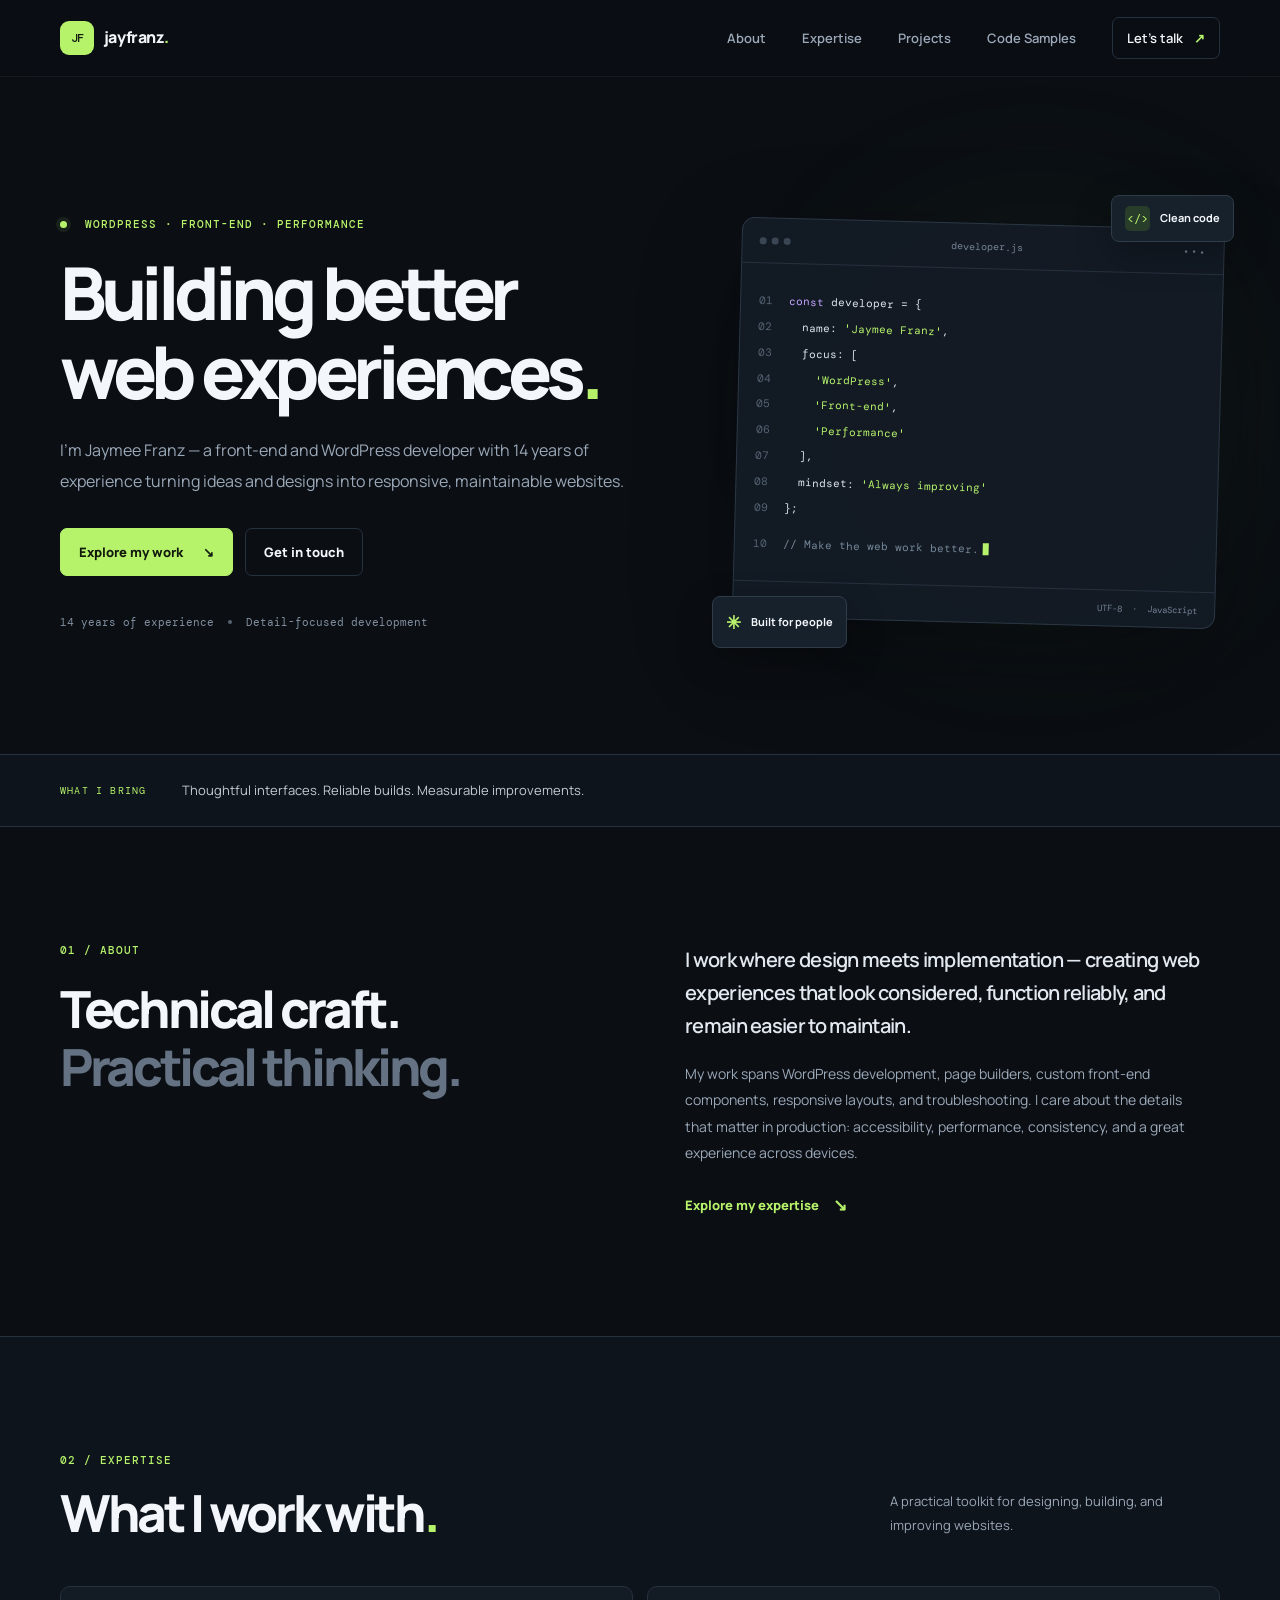
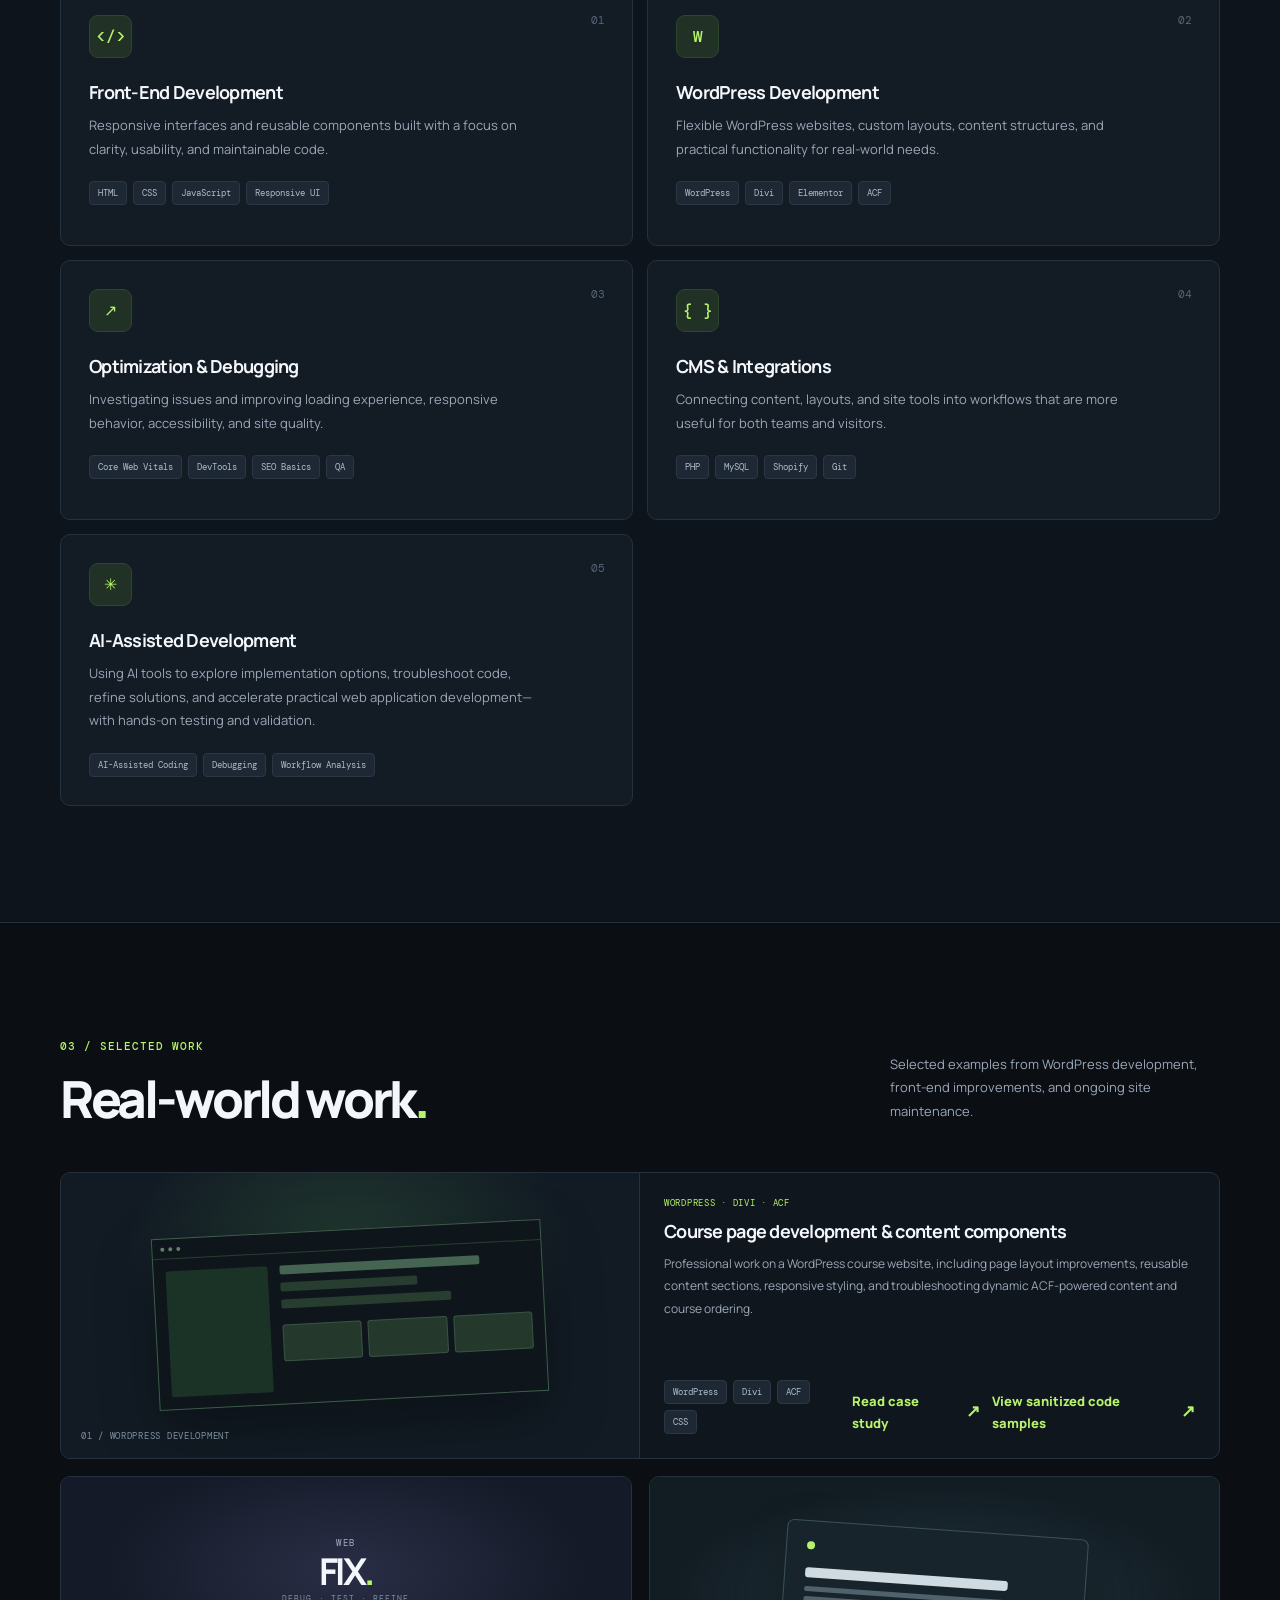
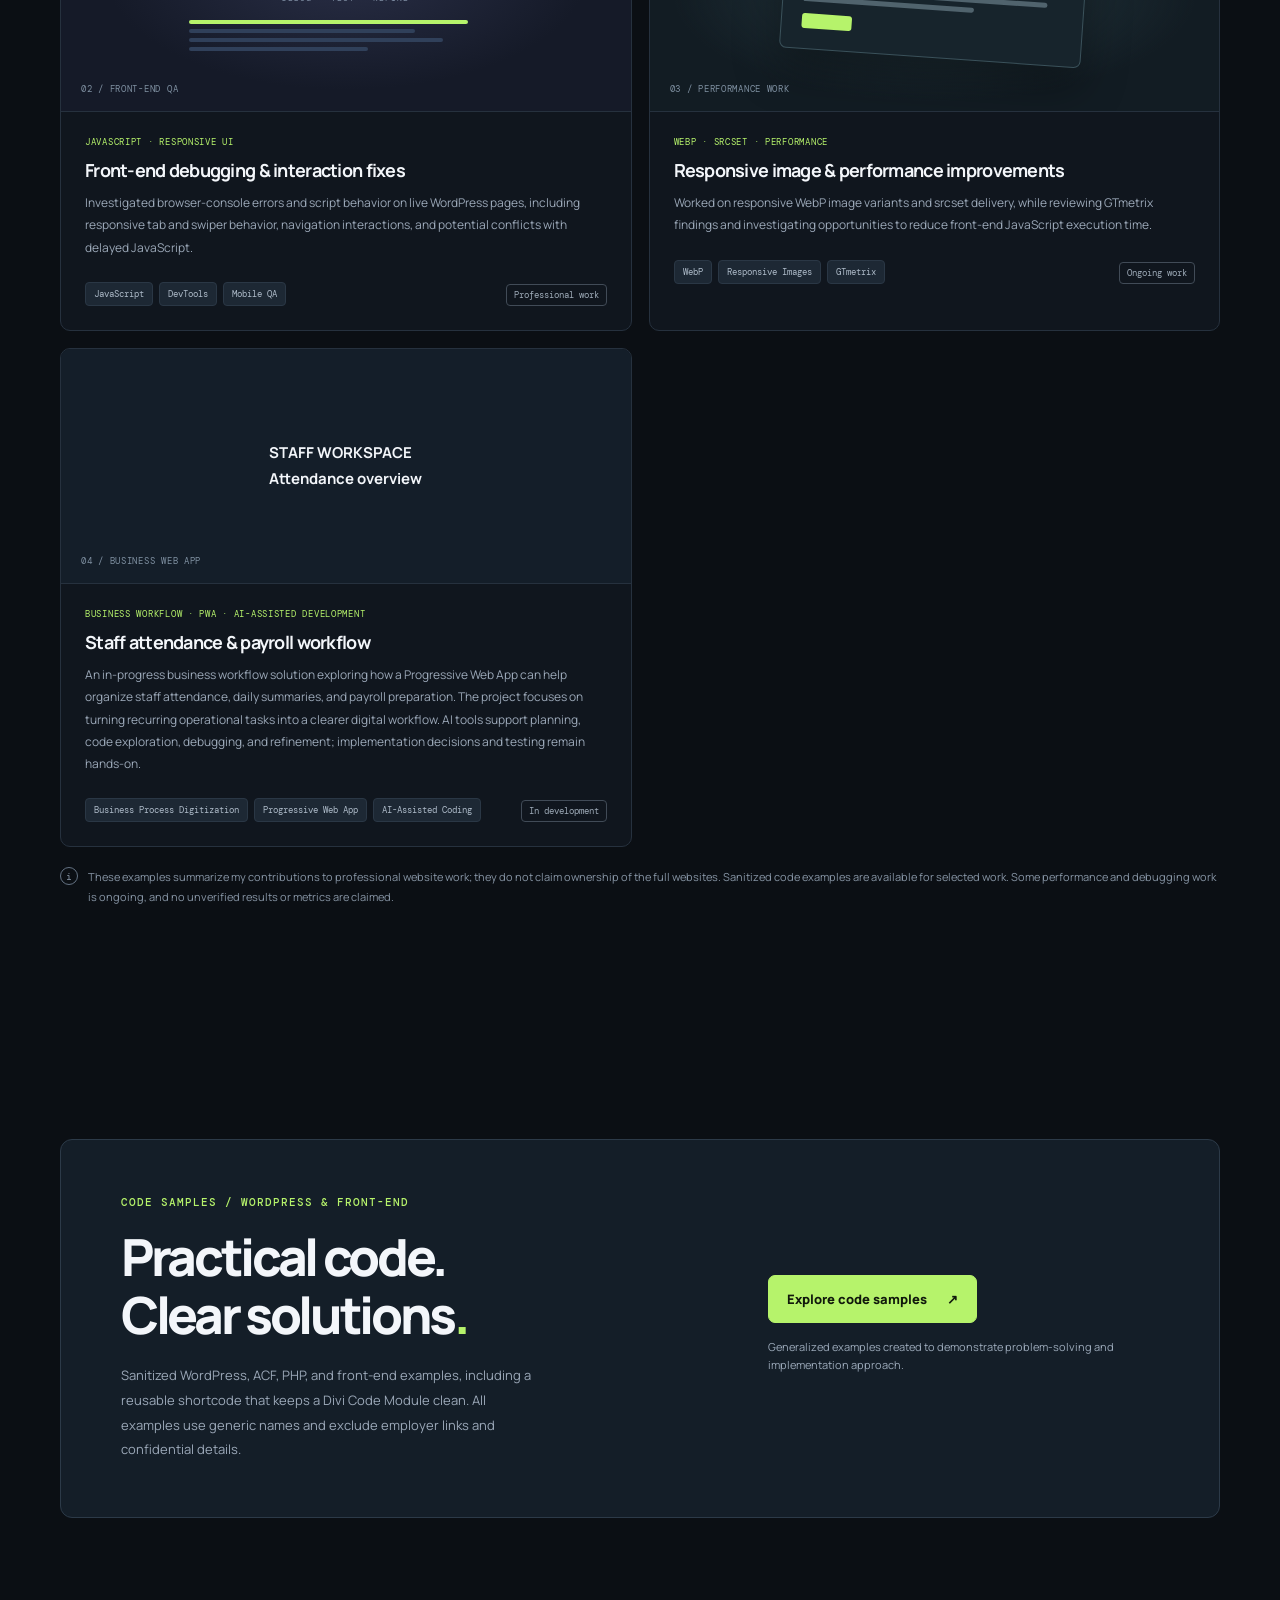
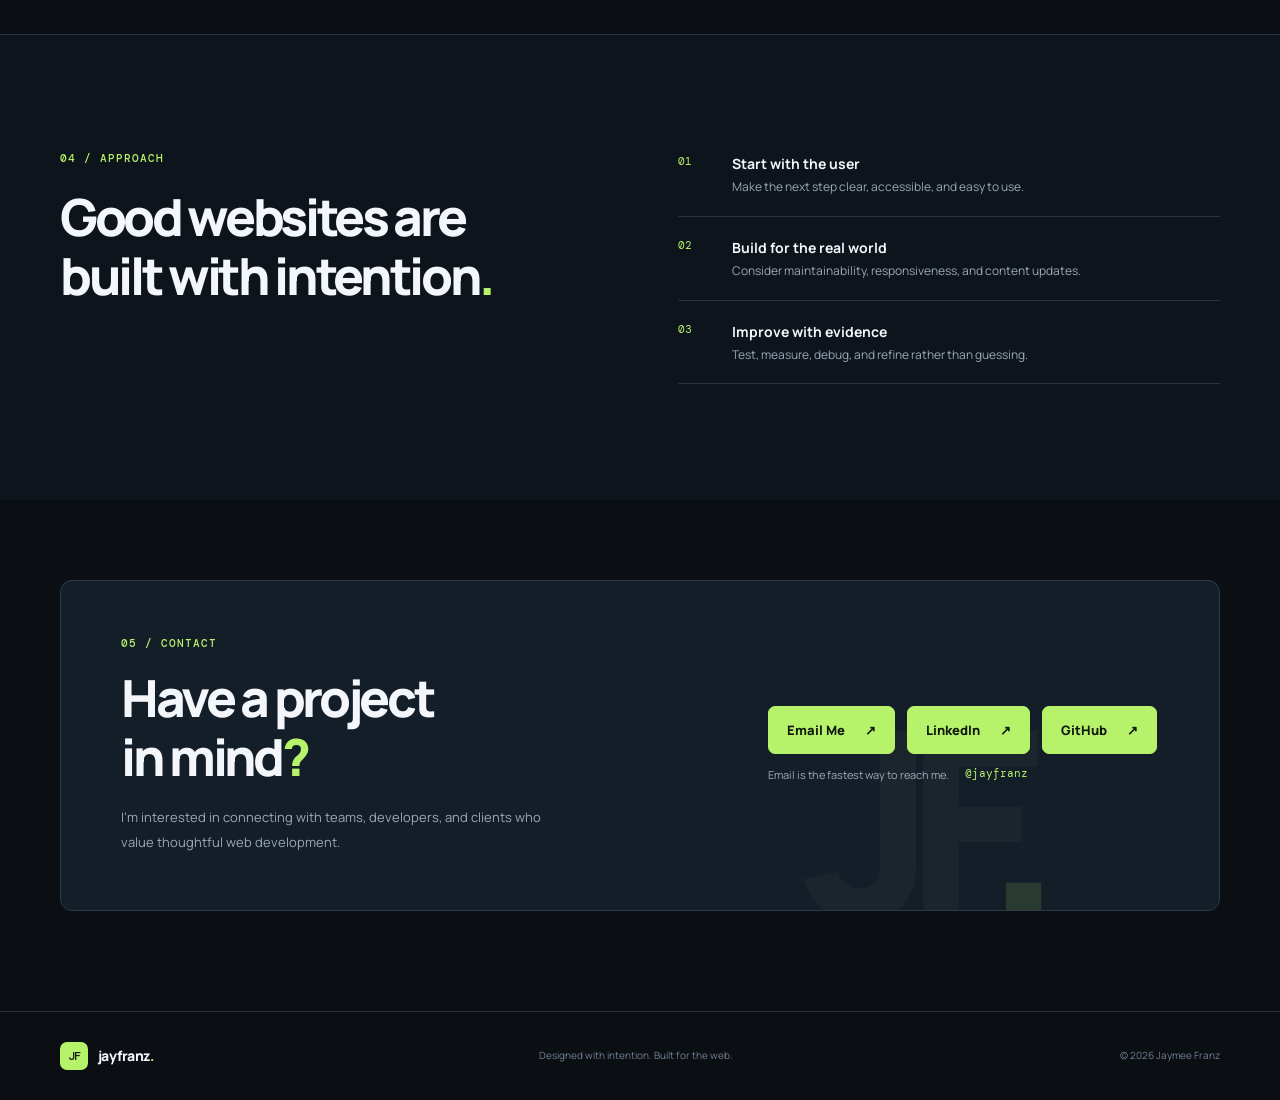
<file: index.html>
<!doctype html>
<html lang="en">
<head>
  <meta charset="utf-8">
  <meta name="viewport" content="width=device-width, initial-scale=1">
  <meta name="theme-color" content="#0b0f14">
  <meta name="description" content="Jaymee Franz — WordPress and front-end developer building responsive websites, custom components, and performance-focused web experiences.">
  <title>Jaymee Franz — WordPress &amp; Front-End Developer</title>
  <link rel="canonical" href="https://jayfranz.github.io/developer-portfolio/">
  <link rel="icon" href="data:image/svg+xml,%3Csvg xmlns='http://www.w3.org/2000/svg' viewBox='0 0 32 32'%3E%3Crect width='32' height='32' rx='7' fill='%230b0f14'/%3E%3Ctext x='16' y='22' font-family='Arial,sans-serif' font-size='15' font-weight='700' text-anchor='middle' fill='%23b9f55a'%3EJF%3C/text%3E%3C/svg%3E">
  <meta property="og:type" content="website">
  <meta property="og:title" content="Jaymee Franz — WordPress &amp; Front-End Developer">
  <meta property="og:description" content="WordPress and front-end developer building responsive websites, custom components, and performance-focused web experiences.">
  <meta property="og:url" content="https://jayfranz.github.io/developer-portfolio/">
  <meta name="twitter:card" content="summary">
  <script type="application/ld+json">{"@context":"https://schema.org","@type":"Person","name":"Jaymee Franz","jobTitle":"WordPress & Front-End Developer","url":"https://jayfranz.github.io/developer-portfolio/","sameAs":["https://github.com/jayfranz","https://www.linkedin.com/in/jfgeekycodes/"]}</script>
  <link rel="preconnect" href="https://fonts.googleapis.com">
  <link rel="preconnect" href="https://fonts.gstatic.com" crossorigin>
  <link href="https://fonts.googleapis.com/css2?family=DM+Mono:wght@400;500&family=Manrope:wght@400;500;600;700;800&display=swap" rel="stylesheet">
  <link rel="stylesheet" href="assets/css/style.css">
  <style>
    /* Contact buttons: own row with real spacing (the old <br> tags are ignored inside a flex container).
       You can move this block into assets/css/style.css. */
    #contact .contact-actions{display:flex;flex-wrap:wrap;gap:.75rem 1rem}
    #contact .contact-buttons{flex:0 0 100%;display:flex;flex-wrap:wrap;gap:.75rem}
    #contact .contact-actions p{margin:0}
  </style>
  <script src="assets/js/main.js" defer></script>
</head>
<body>
<a class="skip-link" href="#main">Skip to content</a>
<header class="site-header"><div class="container nav-wrap">
<a class="brand" href="#home" aria-label="Jaymee Franz home"><span class="brand-mark">JF</span><span>jayfranz<span class="brand-dot">.</span></span></a>
<button class="menu-toggle" type="button" aria-expanded="false" aria-controls="primary-nav" aria-label="Open navigation"><span></span><span></span></button>
<nav id="primary-nav" class="primary-nav" aria-label="Main navigation"><a href="#about">About</a><a href="#expertise">Expertise</a><a href="#projects">Projects</a><a href="code-samples.html">Code Samples</a><a href="#contact" class="nav-cta">Let's talk <span aria-hidden="true">↗</span></a></nav>
</div></header>
<main id="main">
<section class="hero section" id="home"><div class="container hero-grid"><div class="hero-copy">
<p class="eyebrow"><span class="status-dot"></span> WORDPRESS · FRONT-END · PERFORMANCE</p>
<h1>Building better<br>web experiences<span class="accent">.</span></h1>
<p class="hero-lede">I'm Jaymee Franz — a front-end and WordPress developer with 14 years of experience turning ideas and designs into responsive, maintainable websites.</p>
<div class="hero-actions"><a class="button button-primary" href="#projects">Explore my work <span aria-hidden="true">↘</span></a><a class="button button-ghost" href="#contact">Get in touch</a></div>
<div class="hero-meta"><span>14 years of experience</span><span class="meta-separator"></span><span>Detail-focused development</span></div>
</div><div class="hero-art" aria-hidden="true"><div class="art-glow"></div><div class="code-window">
<div class="window-bar"><div class="window-dots"><i></i><i></i><i></i></div><span>developer.js</span><span class="window-menu">•••</span></div>
<div class="code-content" aria-hidden="true">
<p><span class="line-no">01</span><span class="code-purple">const</span> developer = {</p><p><span class="line-no">02</span>&nbsp;&nbsp;name: <span class="code-green">'Jaymee Franz'</span>,</p><p><span class="line-no">03</span>&nbsp;&nbsp;focus: [</p><p><span class="line-no">04</span>&nbsp;&nbsp;&nbsp;&nbsp;<span class="code-green">'WordPress'</span>,</p><p><span class="line-no">05</span>&nbsp;&nbsp;&nbsp;&nbsp;<span class="code-green">'Front-end'</span>,</p><p><span class="line-no">06</span>&nbsp;&nbsp;&nbsp;&nbsp;<span class="code-green">'Performance'</span></p><p><span class="line-no">07</span>&nbsp;&nbsp;],</p><p><span class="line-no">08</span>&nbsp;&nbsp;mindset: <span class="code-green">'Always improving'</span></p><p><span class="line-no">09</span>};</p><p class="code-last"><span class="line-no">10</span><span class="code-comment">// Make the web work better.</span><span class="cursor"></span></p>
</div><div class="window-footer"><span><span class="footer-check">✓</span> Ready to build</span><span>UTF-8&nbsp; · &nbsp;JavaScript</span></div>
</div><div class="floating-chip chip-top"><span class="chip-symbol">&lt;/&gt;</span><span>Clean code</span></div><div class="floating-chip chip-bottom"><span class="chip-spark">✳</span><span>Built for people</span></div></div></div><div class="hero-bottom-line" aria-hidden="true"></div></section>
<section class="intro-strip"><div class="container intro-strip-inner"><span>WHAT I BRING</span><p>Thoughtful interfaces. Reliable builds. Measurable improvements.</p></div></section>
<section class="section about-section" id="about"><div class="container two-column"><div><p class="eyebrow">01 / ABOUT</p><h2>Technical craft.<br><span class="muted-heading">Practical thinking.</span></h2></div><div class="about-copy"><p class="large-copy">I work where design meets implementation — creating web experiences that look considered, function reliably, and remain easier to maintain.</p><p>My work spans WordPress development, page builders, custom front-end components, responsive layouts, and troubleshooting. I care about the details that matter in production: accessibility, performance, consistency, and a great experience across devices.</p><a class="text-link" href="#expertise">Explore my expertise <span aria-hidden="true">↘</span></a></div></div></section>
<section class="section expertise-section" id="expertise"><div class="container"><div class="section-heading"><div><p class="eyebrow">02 / EXPERTISE</p><h2>What I work with<span class="accent">.</span></h2></div><p class="section-note">A practical toolkit for designing, building, and improving websites.</p></div>
<div class="expertise-grid">
<article class="expertise-card"><div class="card-index">01</div><div class="card-icon" aria-hidden="true">&lt;/&gt;</div><h3>Front-End Development</h3><p>Responsive interfaces and reusable components built with a focus on clarity, usability, and maintainable code.</p><div class="tag-list"><span>HTML</span><span>CSS</span><span>JavaScript</span><span>Responsive UI</span></div></article>
<article class="expertise-card"><div class="card-index">02</div><div class="card-icon" aria-hidden="true">W</div><h3>WordPress Development</h3><p>Flexible WordPress websites, custom layouts, content structures, and practical functionality for real-world needs.</p><div class="tag-list"><span>WordPress</span><span>Divi</span><span>Elementor</span><span>ACF</span></div></article>
<article class="expertise-card"><div class="card-index">03</div><div class="card-icon" aria-hidden="true">↗</div><h3>Optimization &amp; Debugging</h3><p>Investigating issues and improving loading experience, responsive behavior, accessibility, and site quality.</p><div class="tag-list"><span>Core Web Vitals</span><span>DevTools</span><span>SEO Basics</span><span>QA</span></div></article>
<article class="expertise-card"><div class="card-index">04</div><div class="card-icon" aria-hidden="true">{ }</div><h3>CMS &amp; Integrations</h3><p>Connecting content, layouts, and site tools into workflows that are more useful for both teams and visitors.</p><div class="tag-list"><span>PHP</span><span>MySQL</span><span>Shopify</span><span>Git</span></div></article>
<article class="expertise-card"><div class="card-index">05</div><div class="card-icon" aria-hidden="true">✳</div><h3>AI-Assisted Development</h3><p>Using AI tools to explore implementation options, troubleshoot code, refine solutions, and accelerate practical web application development—with hands-on testing and validation.</p><div class="tag-list"><span>AI-Assisted Coding</span><span>Debugging</span><span>Workflow Analysis</span></div></article>
</div></div></section>
<section class="section projects-section" id="projects"><div class="container"><div class="section-heading"><div><p class="eyebrow">03 / SELECTED WORK</p><h2>Real-world work<span class="accent">.</span></h2></div><p class="section-note">Selected examples from WordPress development, front-end improvements, and ongoing site maintenance.</p></div>
<div class="project-grid">
<article class="project-card project-featured"><div class="project-visual visual-wordpress"><div class="visual-window"><div class="visual-top"><span></span><span></span><span></span></div><div class="visual-layout"><div class="visual-side"></div><div class="visual-main"><i></i><i></i><i></i><div class="visual-blocks"><b></b><b></b><b></b></div></div></div></div><span class="visual-label">01 / WORDPRESS DEVELOPMENT</span></div><div class="project-info"><div><p class="project-type">WORDPRESS · DIVI · ACF</p><h3>Course page development &amp; content components</h3></div><p class="project-description">Professional work on a WordPress course website, including page layout improvements, reusable content sections, responsive styling, and troubleshooting dynamic ACF-powered content and course ordering.</p><div class="project-footer"><div class="tag-list"><span>WordPress</span><span>Divi</span><span>ACF</span><span>CSS</span></div><a class="text-link" href="case-study-wordpress.html">Read case study <span aria-hidden="true">↗</span></a><a class="text-link" href="code-samples.html">View sanitized code samples <span aria-hidden="true">↗</span></a></div></div></article>
<article class="project-card"><div class="project-visual visual-performance"><div class="performance-gauge"><span>WEB</span><strong>FIX<span>.</span></strong><small>DEBUG · TEST · REFINE</small></div><div class="performance-lines"><i></i><i></i><i></i><i></i></div><span class="visual-label">02 / FRONT-END QA</span></div><div class="project-info"><div><p class="project-type">JAVASCRIPT · RESPONSIVE UI</p><h3>Front-end debugging &amp; interaction fixes</h3></div><p class="project-description">Investigated browser-console errors and script behavior on live WordPress pages, including responsive tab and swiper behavior, navigation interactions, and potential conflicts with delayed JavaScript.</p><div class="project-footer"><div class="tag-list"><span>JavaScript</span><span>DevTools</span><span>Mobile QA</span></div><span class="project-status">Professional work</span></div></div></article>
<article class="project-card"><div class="project-visual visual-frontend"><div class="frontend-card"><div class="frontend-dot"></div><div class="frontend-title"></div><div class="frontend-text"></div><div class="frontend-button"></div></div><span class="visual-label">03 / PERFORMANCE WORK</span></div><div class="project-info"><div><p class="project-type">WEBP · SRCSET · PERFORMANCE</p><h3>Responsive image &amp; performance improvements</h3></div><p class="project-description">Worked on responsive WebP image variants and srcset delivery, while reviewing GTmetrix findings and investigating opportunities to reduce front-end JavaScript execution time.</p><div class="project-footer"><div class="tag-list"><span>WebP</span><span>Responsive Images</span><span>GTmetrix</span></div><span class="project-status">Ongoing work</span></div></div></article>
<article class="project-card"><div class="project-visual visual-ai-app"><div class="ai-app-window"><div class="ai-app-top"><span></span><span></span><span></span><b>STAFF WORKSPACE</b></div><div class="ai-app-body"><div class="ai-app-sidebar"><i></i><i></i><i></i><i></i></div><div class="ai-app-main"><strong>Attendance overview</strong><div class="ai-app-stats"><i></i><i></i><i></i></div><div class="ai-app-table"><i></i><i></i><i></i></div></div></div></div><span class="visual-label">04 / BUSINESS WEB APP</span></div><div class="project-info"><div><p class="project-type">BUSINESS WORKFLOW · PWA · AI-ASSISTED DEVELOPMENT</p><h3>Staff attendance &amp; payroll workflow</h3></div><p class="project-description">An in-progress business workflow solution exploring how a Progressive Web App can help organize staff attendance, daily summaries, and payroll preparation. The project focuses on turning recurring operational tasks into a clearer digital workflow. AI tools support planning, code exploration, debugging, and refinement; implementation decisions and testing remain hands-on.</p><div class="project-footer"><div class="tag-list"><span>Business Process Digitization</span><span>Progressive Web App</span><span>AI-Assisted Coding</span></div><span class="project-status">In development</span></div></div></article>
</div><p class="projects-note"><span class="note-mark">i</span> These examples summarize my contributions to professional website work; they do not claim ownership of the full websites. Sanitized code examples are available for selected work. Some performance and debugging work is ongoing, and no unverified results or metrics are claimed.</p></div></section>
<section class="section code-samples-promo" id="code-samples"><div class="container"><div class="contact-panel"><div><p class="eyebrow">CODE SAMPLES / WORDPRESS &amp; FRONT-END</p><h2>Practical code.<br>Clear solutions<span class="accent">.</span></h2><p class="contact-copy">Sanitized WordPress, ACF, PHP, and front-end examples, including a reusable shortcode that keeps a Divi Code Module clean. All examples use generic names and exclude employer links and confidential details.</p></div><div class="contact-actions"><a class="button button-primary" href="code-samples.html">Explore code samples <span aria-hidden="true">↗</span></a><p>Generalized examples created to demonstrate problem-solving and implementation approach.</p></div></div></div></section>
<section class="section approach-section"><div class="container approach-wrap"><div><p class="eyebrow">04 / APPROACH</p><h2>Good websites are<br>built with intention<span class="accent">.</span></h2></div><div class="approach-list"><div><span>01</span><p><strong>Start with the user</strong><br>Make the next step clear, accessible, and easy to use.</p></div><div><span>02</span><p><strong>Build for the real world</strong><br>Consider maintainability, responsiveness, and content updates.</p></div><div><span>03</span><p><strong>Improve with evidence</strong><br>Test, measure, debug, and refine rather than guessing.</p></div></div></div></section>
<section class="section contact-section" id="contact"><div class="container contact-panel"><div><p class="eyebrow">05 / CONTACT</p><h2>Have a project<br>in mind<span class="accent">?</span></h2><p class="contact-copy">I'm interested in connecting with teams, developers, and clients who value thoughtful web development.</p></div>
<div class="contact-actions">
<div class="contact-buttons">
<a class="button button-primary" href="mailto:geekycodes.info@gmail.com">Email Me <span aria-hidden="true">↗</span></a>
<a class="button button-primary" href="https://www.linkedin.com/in/jfgeekycodes/" target="_blank" rel="noreferrer">LinkedIn <span aria-hidden="true">↗</span></a>
<a class="button button-primary" href="https://github.com/jayfranz" target="_blank" rel="noreferrer">GitHub <span aria-hidden="true">↗</span></a>
<!-- After uploading resume.pdf to the repo root, remove these comment marks to show the button:
<a class="button button-ghost" href="resume.pdf" download>Download Resume <span aria-hidden="true">↓</span></a>
-->
</div>
<p>Email is the fastest way to reach me.</p><span class="contact-handle">@jayfranz</span>
</div>
<div class="contact-decoration" aria-hidden="true">JF<span>.</span></div></div></section>
</main><footer class="site-footer"><div class="container footer-inner"><a class="brand" href="#home"><span class="brand-mark">JF</span><span>jayfranz<span class="brand-dot">.</span></span></a><p>Designed with intention. Built for the web.</p><p>© <span id="year">2026</span> Jaymee Franz</p></div></footer>
</body></html>
</file>
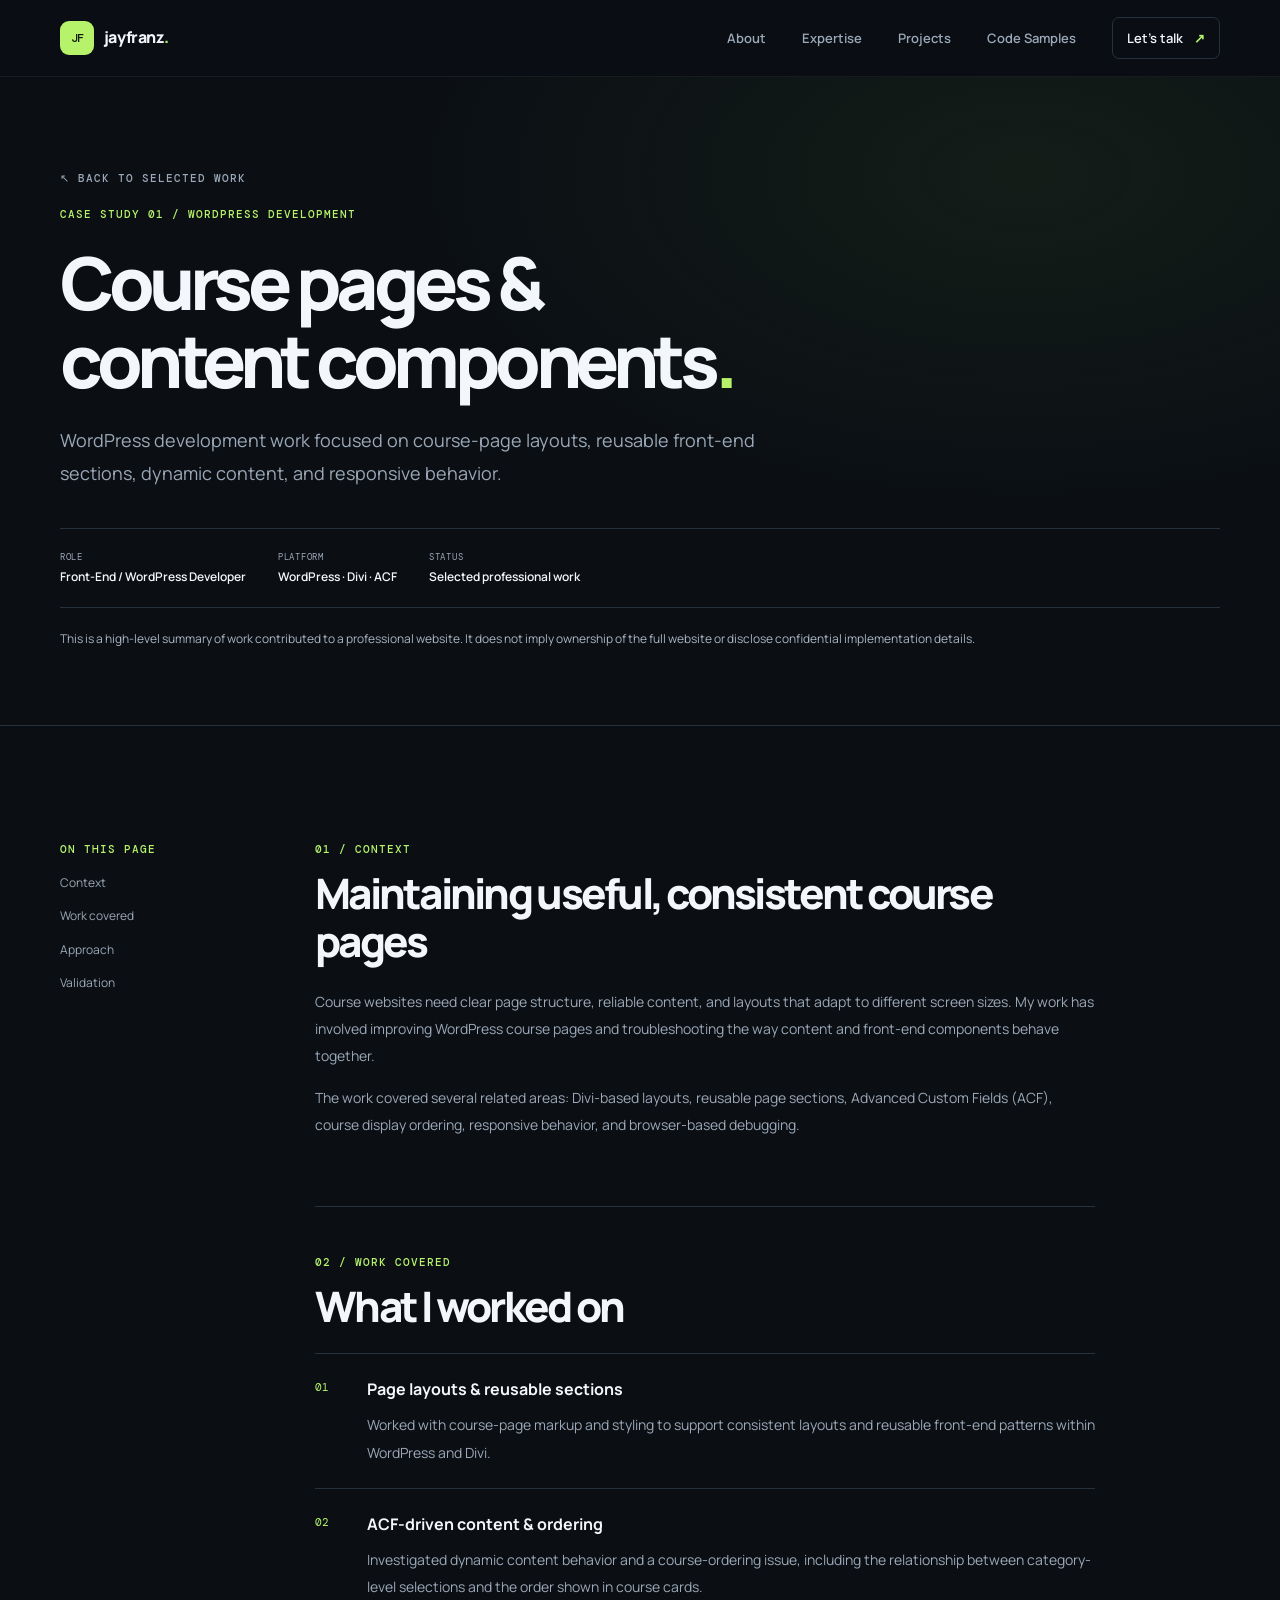
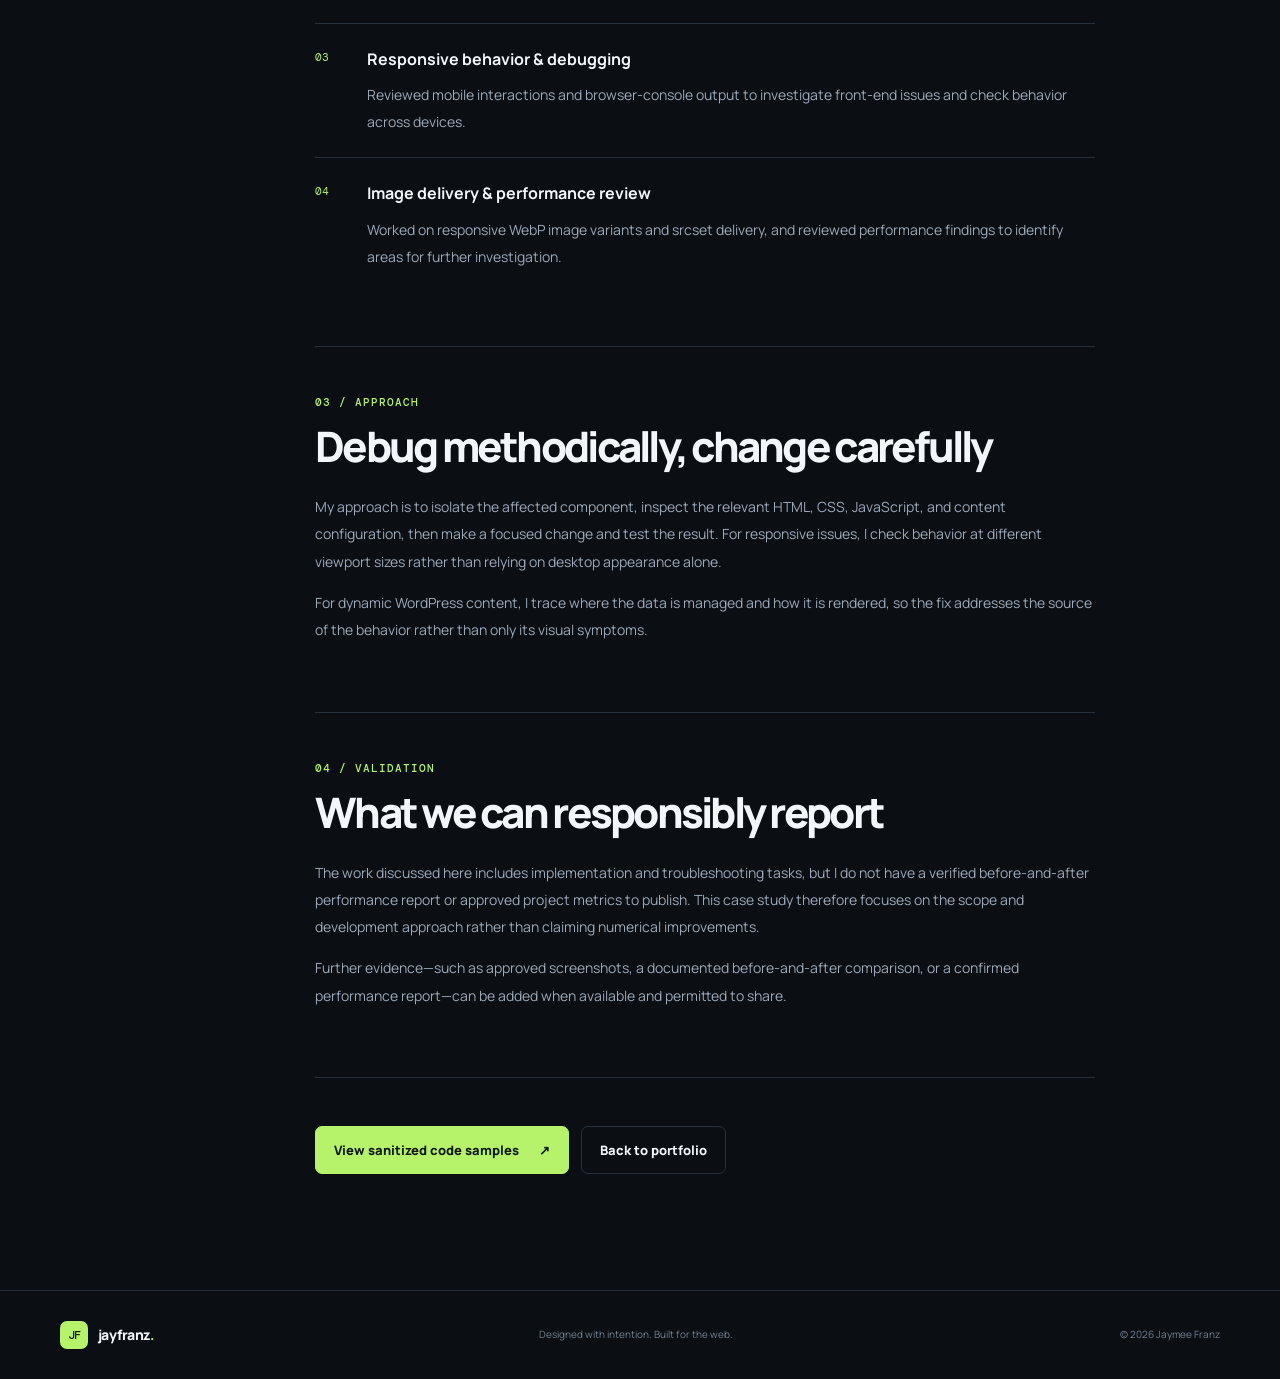
<file: case-study-wordpress.html>
<!doctype html>
<html lang="en">
<head>
  <meta charset="utf-8">
  <meta name="viewport" content="width=device-width, initial-scale=1">
  <meta name="theme-color" content="#0b0f14">
  <meta name="description" content="A case study of WordPress course-page development, Divi components, ACF-driven content, responsive behavior, and front-end troubleshooting by Jaymee Franz.">
  <title>WordPress Course Page Development — Jaymee Franz</title>
  <link rel="preconnect" href="https://fonts.googleapis.com">
  <link rel="preconnect" href="https://fonts.gstatic.com" crossorigin>
  <link href="https://fonts.googleapis.com/css2?family=DM+Mono:wght@400;500&family=Manrope:wght@400;500;600;700;800&display=swap" rel="stylesheet">
  <link rel="stylesheet" href="assets/css/style.css">
  <script src="assets/js/main.js" defer></script>
</head>
<body>
<a class="skip-link" href="#main">Skip to content</a>
<header class="site-header"><div class="container nav-wrap">
<a class="brand" href="index.html#home" aria-label="Jaymee Franz home"><span class="brand-mark">JF</span><span>jayfranz<span class="brand-dot">.</span></span></a>
<button class="menu-toggle" type="button" aria-expanded="false" aria-controls="primary-nav" aria-label="Open navigation"><span></span><span></span></button>
<nav id="primary-nav" class="primary-nav" aria-label="Main navigation"><a href="index.html#about">About</a><a href="index.html#expertise">Expertise</a><a href="index.html#projects">Projects</a><a href="code-samples.html">Code Samples</a><a href="index.html#contact" class="nav-cta">Let's talk <span aria-hidden="true">↗</span></a></nav>
</div></header>
<main id="main">
<section class="case-hero section"><div class="container">
<p class="eyebrow"><a href="index.html#projects">↖ BACK TO SELECTED WORK</a></p>
<p class="eyebrow">CASE STUDY 01 / WORDPRESS DEVELOPMENT</p>
<h1>Course pages &amp;<br>content components<span class="accent">.</span></h1>
<p class="case-lede">WordPress development work focused on course-page layouts, reusable front-end sections, dynamic content, and responsive behavior.</p>
<div class="case-meta"><span>ROLE <strong>Front-End / WordPress Developer</strong></span><span>PLATFORM <strong>WordPress · Divi · ACF</strong></span><span>STATUS <strong>Selected professional work</strong></span></div>
<div class="case-disclaimer">This is a high-level summary of work contributed to a professional website. It does not imply ownership of the full website or disclose confidential implementation details.</div>
</div></section>
<section class="section case-body"><div class="container case-layout">
<aside class="case-sidebar"><p class="eyebrow">ON THIS PAGE</p><a href="#context">Context</a><a href="#work">Work covered</a><a href="#approach">Approach</a><a href="#validation">Validation</a></aside>
<div class="case-content">
<section id="context" class="case-block"><p class="eyebrow">01 / CONTEXT</p><h2>Maintaining useful, consistent course pages</h2><p>Course websites need clear page structure, reliable content, and layouts that adapt to different screen sizes. My work has involved improving WordPress course pages and troubleshooting the way content and front-end components behave together.</p><p>The work covered several related areas: Divi-based layouts, reusable page sections, Advanced Custom Fields (ACF), course display ordering, responsive behavior, and browser-based debugging.</p></section>
<section id="work" class="case-block"><p class="eyebrow">02 / WORK COVERED</p><h2>What I worked on</h2>
<div class="case-detail"><span>01</span><div><h3>Page layouts &amp; reusable sections</h3><p>Worked with course-page markup and styling to support consistent layouts and reusable front-end patterns within WordPress and Divi.</p></div></div>
<div class="case-detail"><span>02</span><div><h3>ACF-driven content &amp; ordering</h3><p>Investigated dynamic content behavior and a course-ordering issue, including the relationship between category-level selections and the order shown in course cards.</p></div></div>
<div class="case-detail"><span>03</span><div><h3>Responsive behavior &amp; debugging</h3><p>Reviewed mobile interactions and browser-console output to investigate front-end issues and check behavior across devices.</p></div></div>
<div class="case-detail"><span>04</span><div><h3>Image delivery &amp; performance review</h3><p>Worked on responsive WebP image variants and srcset delivery, and reviewed performance findings to identify areas for further investigation.</p></div></div>
</section>
<section id="approach" class="case-block"><p class="eyebrow">03 / APPROACH</p><h2>Debug methodically, change carefully</h2><p>My approach is to isolate the affected component, inspect the relevant HTML, CSS, JavaScript, and content configuration, then make a focused change and test the result. For responsive issues, I check behavior at different viewport sizes rather than relying on desktop appearance alone.</p><p>For dynamic WordPress content, I trace where the data is managed and how it is rendered, so the fix addresses the source of the behavior rather than only its visual symptoms.</p></section>
<section id="validation" class="case-block"><p class="eyebrow">04 / VALIDATION</p><h2>What we can responsibly report</h2><p>The work discussed here includes implementation and troubleshooting tasks, but I do not have a verified before-and-after performance report or approved project metrics to publish. This case study therefore focuses on the scope and development approach rather than claiming numerical improvements.</p><p>Further evidence—such as approved screenshots, a documented before-and-after comparison, or a confirmed performance report—can be added when available and permitted to share.</p></section>
<div class="case-links"><a class="button button-primary" href="code-samples.html">View sanitized code samples <span aria-hidden="true">↗</span></a><a class="button button-ghost" href="index.html#projects">Back to portfolio</a></div>
</div></div></section>
</main>
<footer class="site-footer"><div class="container footer-inner"><a class="brand" href="index.html#home"><span class="brand-mark">JF</span><span>jayfranz<span class="brand-dot">.</span></span></a><p>Designed with intention. Built for the web.</p><p>© <span id="year"></span> Jaymee Franz</p></div></footer>
</body></html>
</file>
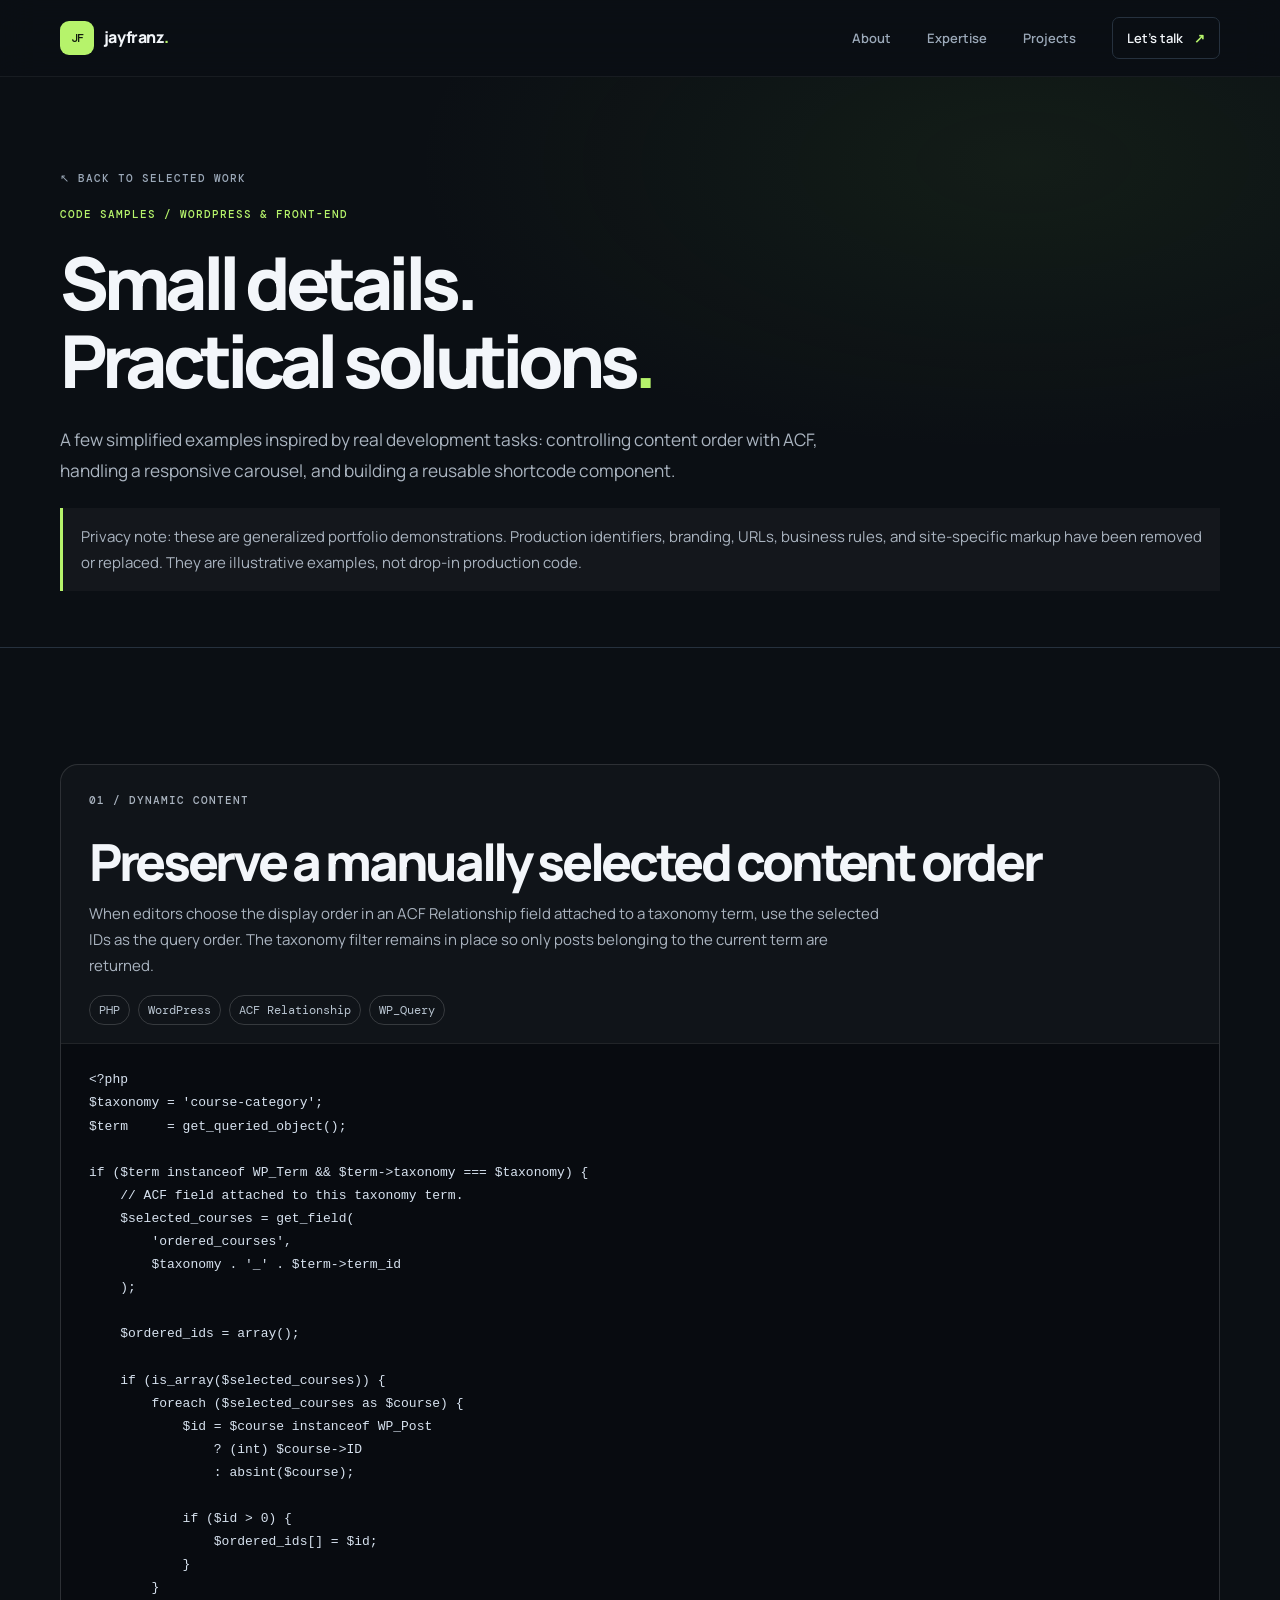
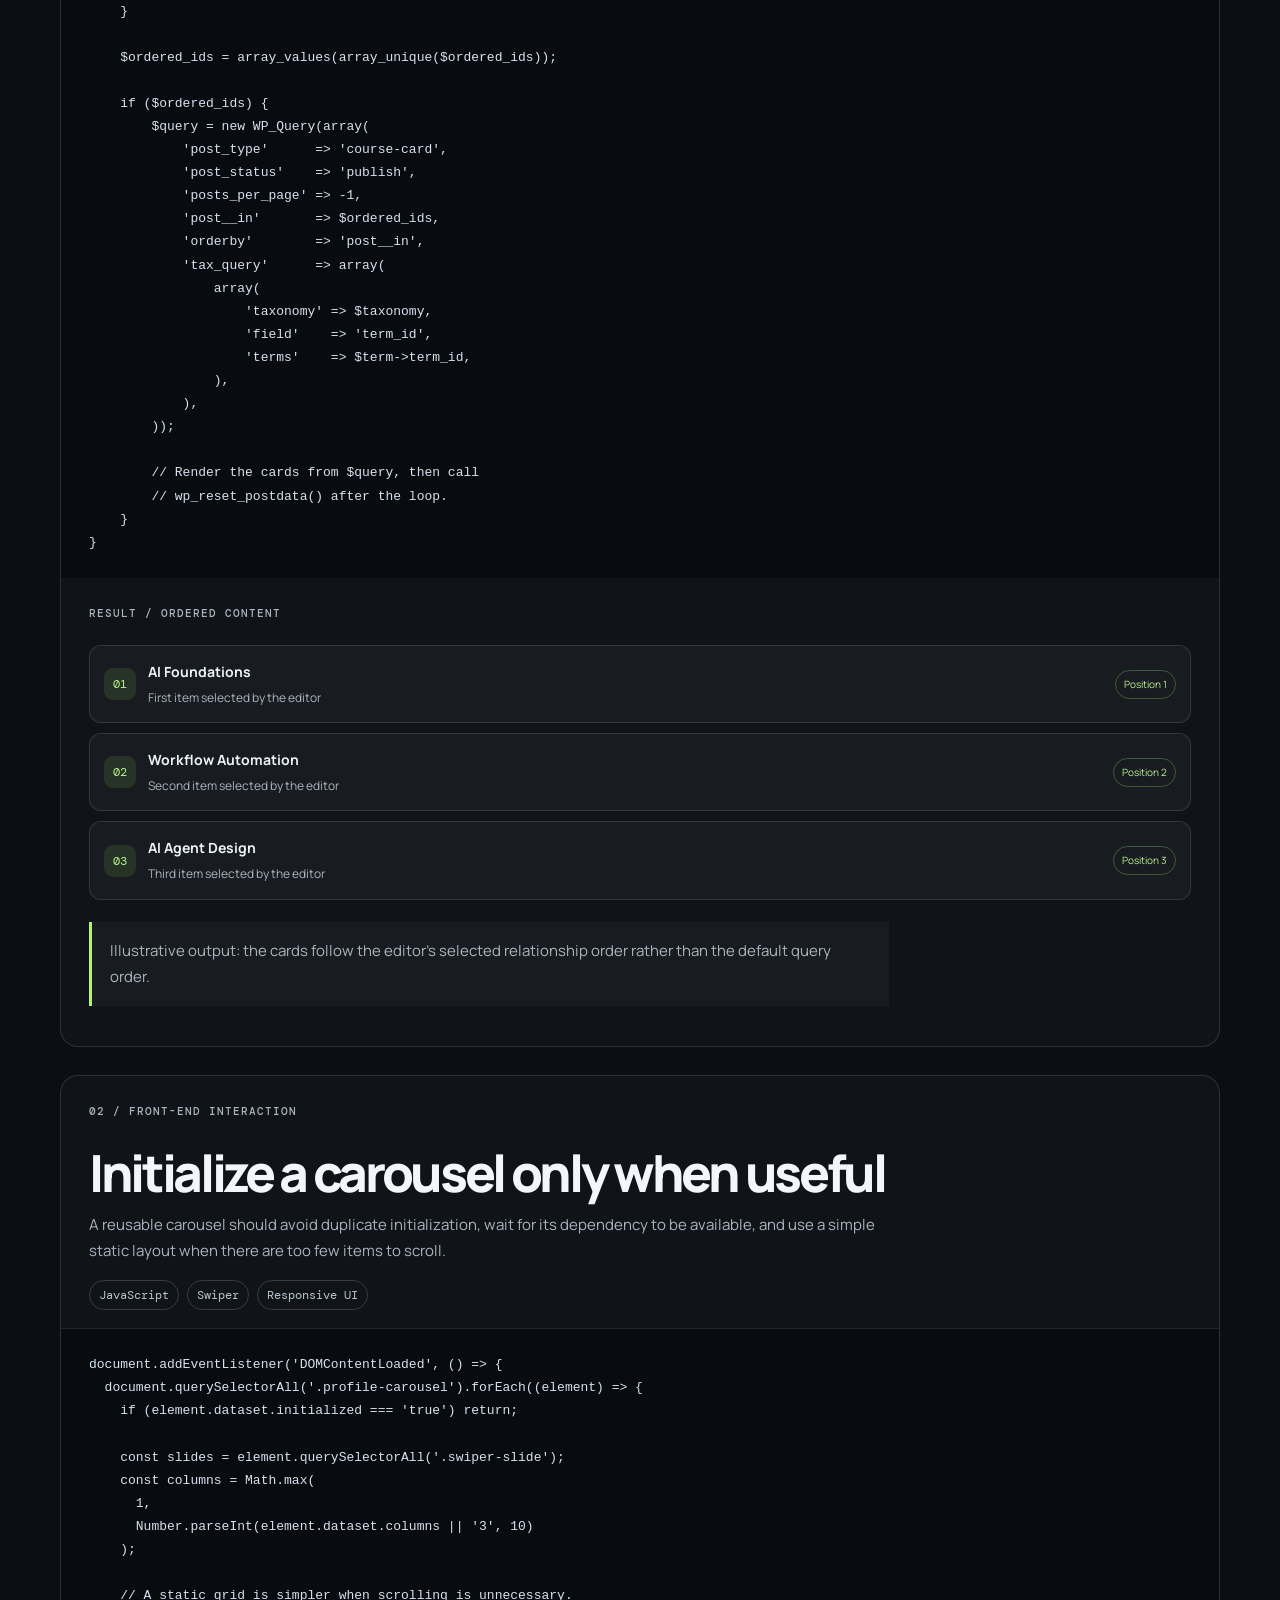
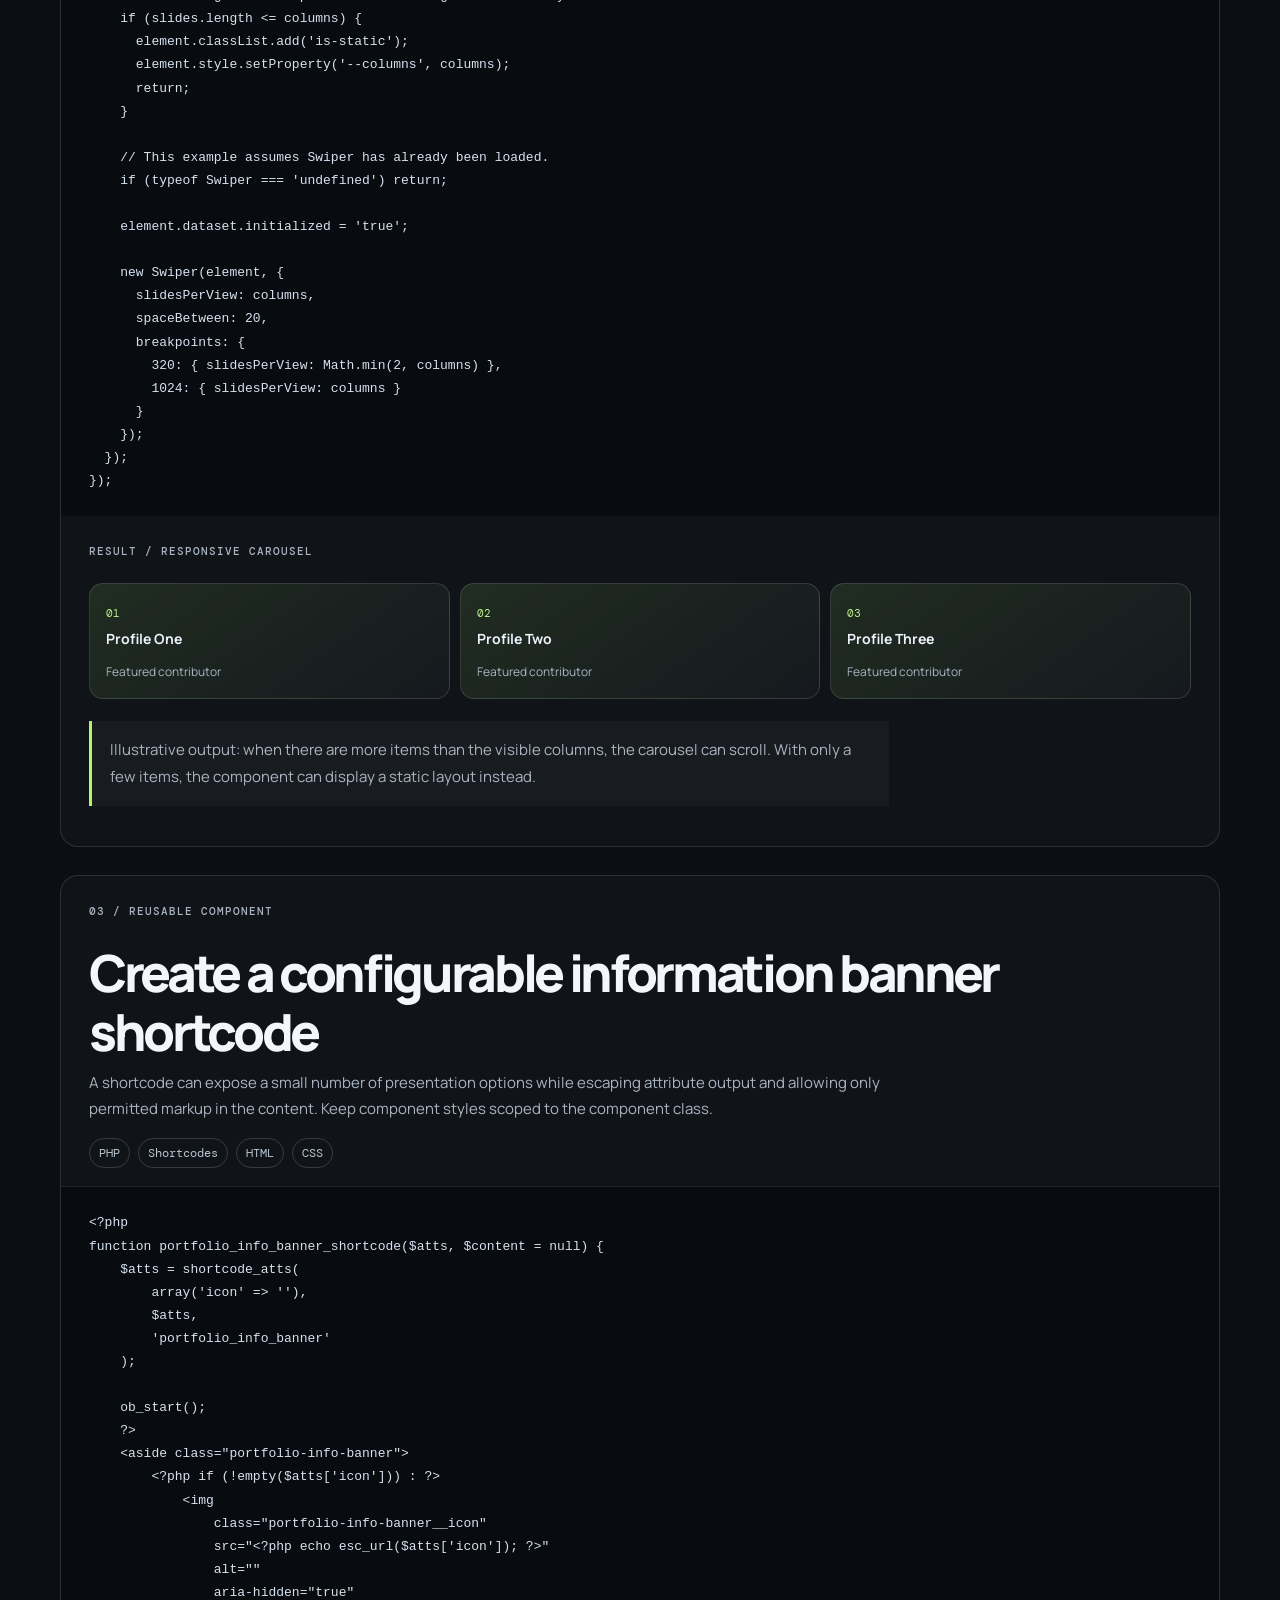
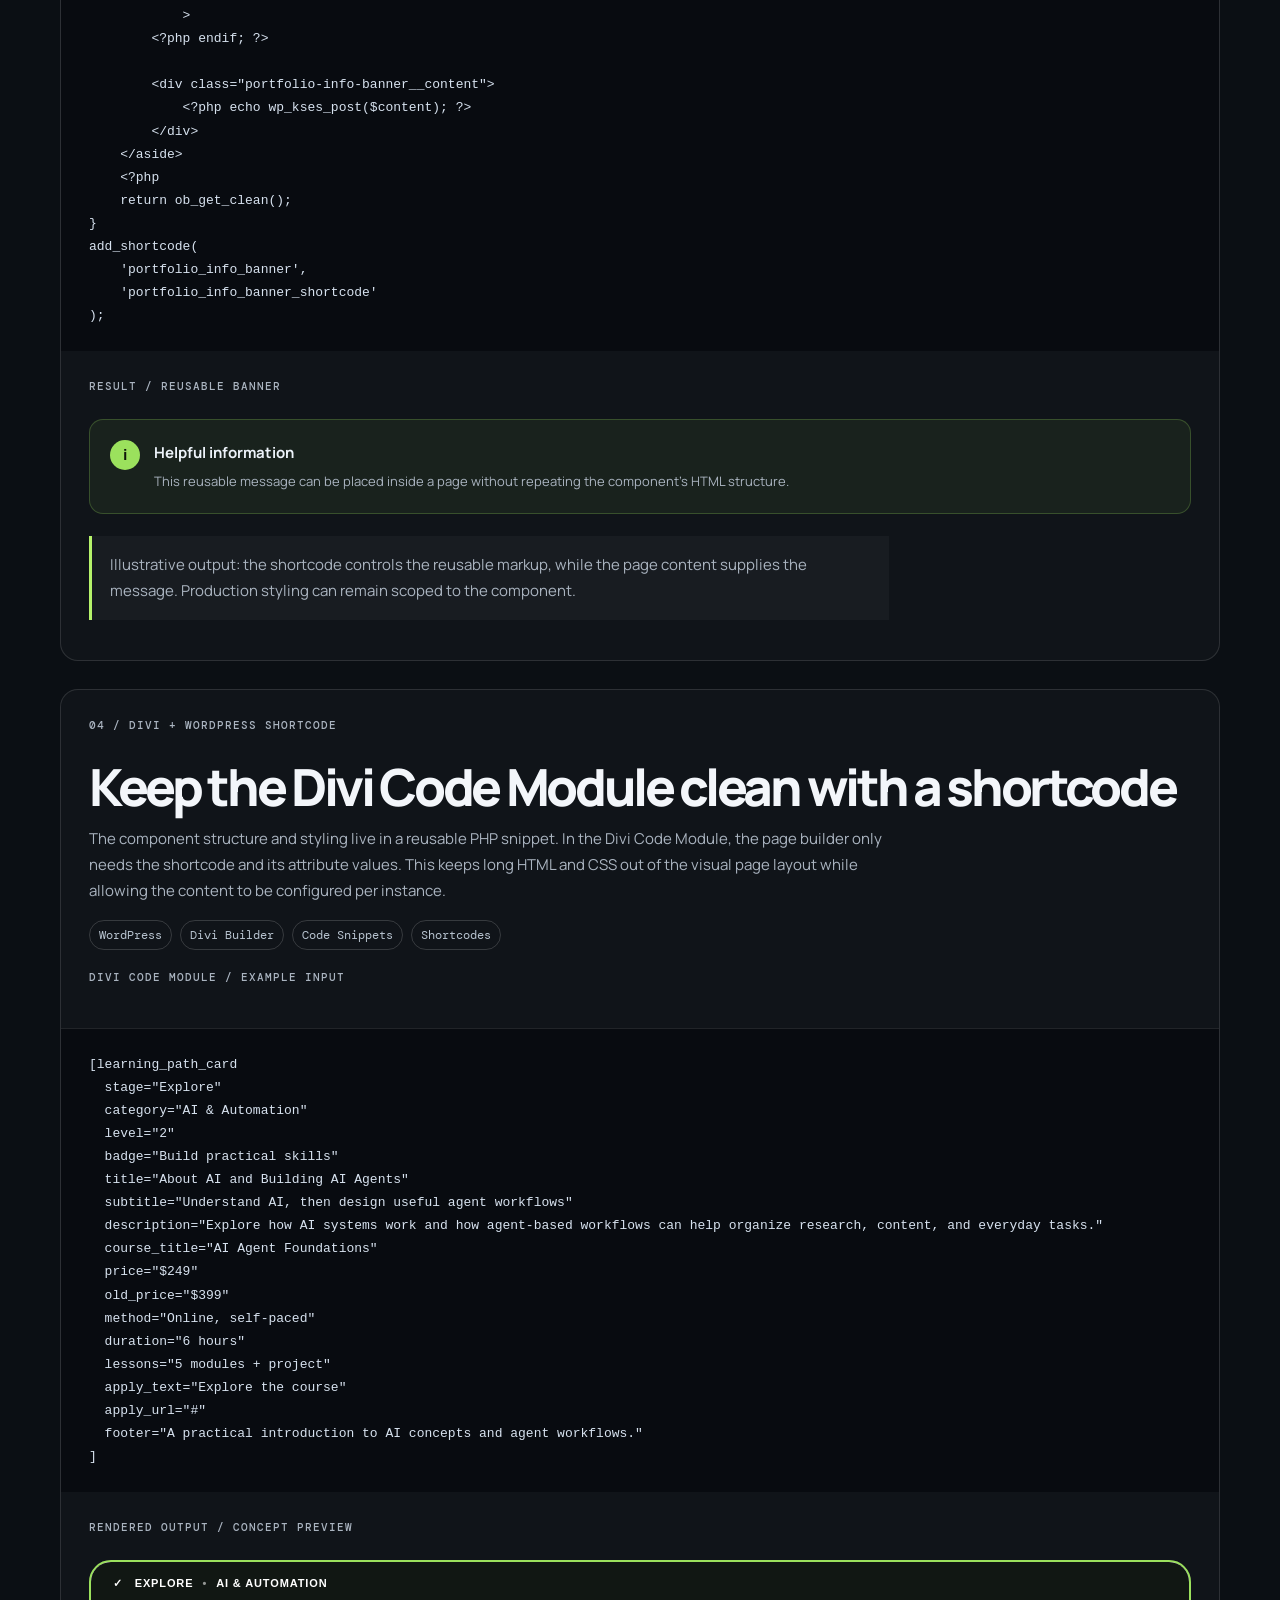
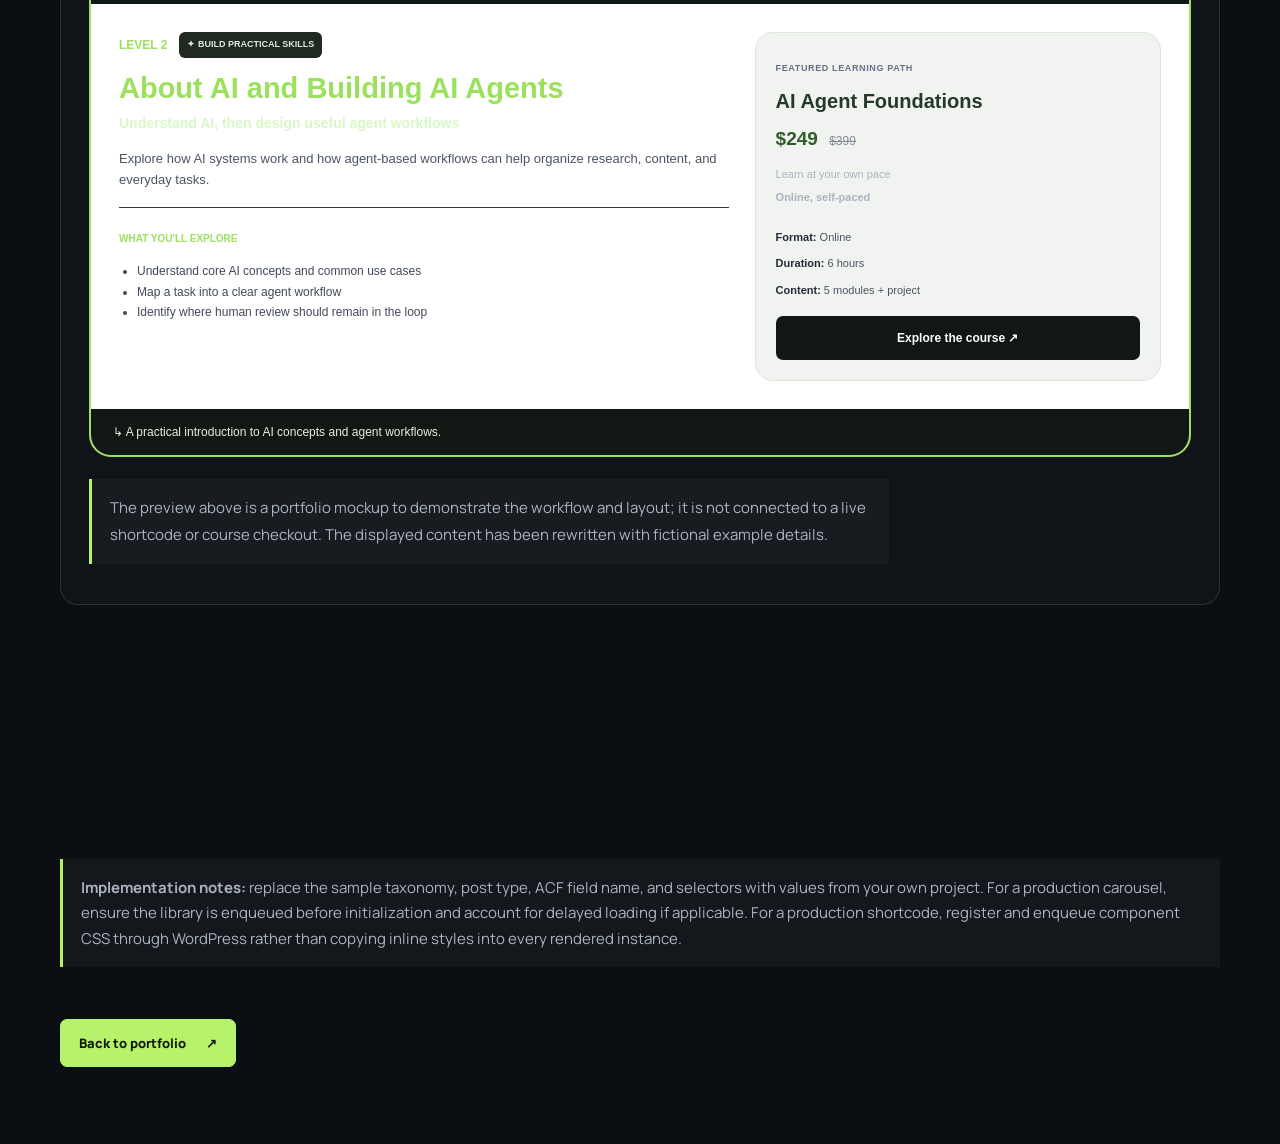
<file: code-samples.html>
<!doctype html>
<html lang="en">
<head>
  <meta charset="utf-8">
  <meta name="viewport" content="width=device-width, initial-scale=1">
  <meta name="theme-color" content="#0b0f14">
  <meta name="description" content="Sanitized WordPress and front-end code samples by Jaymee Franz: ACF ordering, responsive carousels, and reusable shortcodes.">
  <title>WordPress Code Samples — Jaymee Franz</title>
  <link rel="preconnect" href="https://fonts.googleapis.com">
  <link rel="preconnect" href="https://fonts.gstatic.com" crossorigin>
  <link href="https://fonts.googleapis.com/css2?family=DM+Mono:wght@400;500&family=Manrope:wght@400;500;600;700;800&display=swap" rel="stylesheet">
  <link rel="stylesheet" href="assets/css/style.css">
  <script src="assets/js/main.js" defer></script>
  <style>
    .samples-hero{padding-bottom:34px}.samples-lede{max-width:760px;color:var(--text-muted,#aab4c0);font-size:1.08rem;line-height:1.8}
    .sample-list{display:grid;gap:28px}.sample-card{border:1px solid rgba(255,255,255,.12);border-radius:18px;overflow:hidden;background:rgba(255,255,255,.025)}
    .sample-card-head{padding:26px 28px 18px}.sample-card-head h2{margin:8px 0 10px}.sample-card-head p{max-width:800px;line-height:1.75;color:var(--text-muted,#aab4c0)}
    .sample-tags{display:flex;flex-wrap:wrap;gap:8px;margin-top:16px}.sample-tags span{font:12px 'DM Mono',monospace;border:1px solid rgba(255,255,255,.16);border-radius:999px;padding:6px 9px;color:#b8c4d0}
    pre{margin:0;padding:24px 28px;overflow:auto;background:#080b10;border-top:1px solid rgba(255,255,255,.1);color:#d7e2ef;font:13px/1.7 'DM Mono',monospace;tab-size:4}
    .sample-note{margin:22px 0;padding:16px 18px;border-left:3px solid var(--accent,#9be15d);background:rgba(255,255,255,.035);line-height:1.7;color:var(--text-muted,#aab4c0)}
    .sample-back{margin-top:30px}
    .demo-order-preview,.demo-carousel-preview{display:grid;gap:10px;margin-top:12px}
    .demo-order-item{display:flex;align-items:center;gap:12px;padding:14px;border:1px solid rgba(255,255,255,.12);border-radius:12px;background:rgba(255,255,255,.035)}
    .demo-order-num{display:grid;place-items:center;flex:0 0 32px;height:32px;border-radius:9px;background:rgba(155,225,93,.12);color:#b9f18c;font:12px 'DM Mono',monospace}
    .demo-order-item strong,.demo-carousel-card strong{display:block;color:#edf3fa;font-size:14px}.demo-order-item small,.demo-carousel-card small{display:block;color:#aab4c0;font-size:12px;margin-top:4px}
    .demo-order-pill{margin-left:auto;color:#b9f18c;border:1px solid rgba(155,225,93,.3);border-radius:999px;padding:5px 8px;font-size:10px;white-space:nowrap}
    .demo-carousel-preview{grid-template-columns:repeat(3,minmax(0,1fr))}
    .demo-carousel-card{min-height:116px;display:flex;flex-direction:column;justify-content:flex-end;gap:7px;padding:16px;border:1px solid rgba(255,255,255,.13);border-radius:14px;background:linear-gradient(145deg,rgba(155,225,93,.12),rgba(255,255,255,.025))}
    .demo-carousel-card>span{font:11px 'DM Mono',monospace;color:#b9f18c}
    .demo-info-banner{display:flex;align-items:flex-start;gap:14px;margin-top:12px;padding:20px;border:1px solid rgba(155,225,93,.24);border-radius:14px;background:rgba(155,225,93,.07)}
    .demo-info-icon{display:grid;place-items:center;flex:0 0 30px;height:30px;border-radius:50%;background:#9be15d;color:#10170b;font-weight:800}
    .demo-info-banner strong{color:#edf3fa}.demo-info-banner p{margin:6px 0 0;color:#aab4c0;line-height:1.65;font-size:13px}
    .demo-learning-card{border:2px solid #9be15d;border-radius:22px;overflow:hidden;background:#fff;color:#303744;font-family:Arial,sans-serif}
    .demo-learning-top{display:flex;gap:9px;align-items:center;flex-wrap:wrap;background:#111713;color:#fff;padding:12px 22px;font-size:11px;font-weight:700;letter-spacing:.08em}
    .demo-separator{opacity:.55}.demo-learning-content{display:grid;grid-template-columns:1.35fr .9fr;gap:26px;padding:28px}
    .demo-level-row{display:flex;gap:12px;align-items:center;flex-wrap:wrap;margin-bottom:14px}.demo-level{color:#9be15d;font-size:12px;font-weight:800}
    .demo-badge{border-radius:6px;background:#202a22;color:#dce8dc;padding:5px 8px;font-size:9px;font-weight:800}
    .demo-learning-left h3{font-size:clamp(21px,3vw,29px);line-height:1.12;margin:0 0 8px;color:#9be15d}.demo-learning-left h4{font-size:14px;margin:0 0 12px;color:#d9f7c7}
    .demo-learning-left p{font-size:13px;line-height:1.65;color:#4b5563}.demo-learning-left hr{border:0;border-top:1px solid #303b32;margin:16px 0}
    .demo-outcomes{font-size:10px;color:#9be15d}.demo-learning-left ul{padding-left:18px;font-size:12px;line-height:1.7;color:#414a58}
    .demo-course-card{background:#f0f3ef;border:1px solid #dce5d8;border-radius:18px;padding:20px;align-self:start}.demo-course-label{font-size:9px;letter-spacing:.07em;color:#667085;font-weight:700}
    .demo-course-card h4{font-size:20px;color:#243a28;line-height:1.2;margin:10px 0}.demo-price{font-size:19px;font-weight:800;color:#315d2b}.demo-price del{font-size:12px;color:#858b96;font-weight:400;margin-left:6px}
    .demo-funding{font-size:11px;line-height:1.5;color:#42623c;margin:10px 0 20px}.demo-funding strong{display:inline-block;margin-top:4px}
    .demo-meta{display:grid;gap:8px;font-size:11px;color:#4b5563;margin-bottom:16px}.demo-meta b{color:#222b38}
    .demo-cta{display:block;background:#111713;color:#fff;text-align:center;padding:12px 10px;border-radius:7px;font-size:12px;font-weight:700}
    .demo-learning-footer{background:#111713;padding:13px 22px;font-size:12px;color:#e6eee5}
    @media(max-width:700px){.demo-learning-content{grid-template-columns:1fr;padding:20px}.demo-learning-top{padding:12px 16px}.demo-learning-footer{padding:13px 16px}.demo-carousel-preview{grid-template-columns:1fr}.demo-carousel-card{min-height:80px}}
    @media(max-width:600px){.sample-card-head{padding:22px 18px 14px}pre{padding:18px;font-size:12px}}
  </style>
</head>
<body>
<a class="skip-link" href="#main">Skip to content</a>
<header class="site-header"><div class="container nav-wrap">
<a class="brand" href="index.html#home" aria-label="Jaymee Franz home"><span class="brand-mark">JF</span><span>jayfranz<span class="brand-dot">.</span></span></a>
<button class="menu-toggle" type="button" aria-expanded="false" aria-controls="primary-nav" aria-label="Open navigation"><span></span><span></span></button>
<nav id="primary-nav" class="primary-nav" aria-label="Main navigation"><a href="index.html#about">About</a><a href="index.html#expertise">Expertise</a><a href="index.html#projects">Projects</a><a href="index.html#contact" class="nav-cta">Let's talk <span aria-hidden="true">↗</span></a></nav>
</div></header>
<main id="main">
<section class="case-hero section samples-hero"><div class="container">
<p class="eyebrow"><a href="index.html#projects">↖ BACK TO SELECTED WORK</a></p>
<p class="eyebrow">CODE SAMPLES / WORDPRESS &amp; FRONT-END</p>
<h1>Small details.<br>Practical solutions<span class="accent">.</span></h1>
<p class="samples-lede">A few simplified examples inspired by real development tasks: controlling content order with ACF, handling a responsive carousel, and building a reusable shortcode component.</p>
<div class="sample-note">Privacy note: these are generalized portfolio demonstrations. Production identifiers, branding, URLs, business rules, and site-specific markup have been removed or replaced. They are illustrative examples, not drop-in production code.</div>
</div></section>
<section class="section"><div class="container sample-list">
<article class="sample-card">
<div class="sample-card-head"><p class="eyebrow">01 / DYNAMIC CONTENT</p><h2>Preserve a manually selected content order</h2><p>When editors choose the display order in an ACF Relationship field attached to a taxonomy term, use the selected IDs as the query order. The taxonomy filter remains in place so only posts belonging to the current term are returned.</p><div class="sample-tags"><span>PHP</span><span>WordPress</span><span>ACF Relationship</span><span>WP_Query</span></div></div>
<pre><code>&lt;?php
$taxonomy = 'course-category';
$term     = get_queried_object();

if ($term instanceof WP_Term &amp;&amp; $term-&gt;taxonomy === $taxonomy) {
    // ACF field attached to this taxonomy term.
    $selected_courses = get_field(
        'ordered_courses',
        $taxonomy . '_' . $term-&gt;term_id
    );

    $ordered_ids = array();

    if (is_array($selected_courses)) {
        foreach ($selected_courses as $course) {
            $id = $course instanceof WP_Post
                ? (int) $course-&gt;ID
                : absint($course);

            if ($id &gt; 0) {
                $ordered_ids[] = $id;
            }
        }
    }

    $ordered_ids = array_values(array_unique($ordered_ids));

    if ($ordered_ids) {
        $query = new WP_Query(array(
            'post_type'      =&gt; 'course-card',
            'post_status'    =&gt; 'publish',
            'posts_per_page' =&gt; -1,
            'post__in'       =&gt; $ordered_ids,
            'orderby'        =&gt; 'post__in',
            'tax_query'      =&gt; array(
                array(
                    'taxonomy' =&gt; $taxonomy,
                    'field'    =&gt; 'term_id',
                    'terms'    =&gt; $term-&gt;term_id,
                ),
            ),
        ));

        // Render the cards from $query, then call
        // wp_reset_postdata() after the loop.
    }
}
</code></pre>
<div class="sample-card-head"><p class="eyebrow">RESULT / ORDERED CONTENT</p><div class="demo-order-preview"><div class="demo-order-item"><span class="demo-order-num">01</span><div><strong>AI Foundations</strong><small>First item selected by the editor</small></div><span class="demo-order-pill">Position 1</span></div><div class="demo-order-item"><span class="demo-order-num">02</span><div><strong>Workflow Automation</strong><small>Second item selected by the editor</small></div><span class="demo-order-pill">Position 2</span></div><div class="demo-order-item"><span class="demo-order-num">03</span><div><strong>AI Agent Design</strong><small>Third item selected by the editor</small></div><span class="demo-order-pill">Position 3</span></div></div><p class="sample-note">Illustrative output: the cards follow the editor's selected relationship order rather than the default query order.</p></div>
</article>
<article class="sample-card">
<div class="sample-card-head"><p class="eyebrow">02 / FRONT-END INTERACTION</p><h2>Initialize a carousel only when useful</h2><p>A reusable carousel should avoid duplicate initialization, wait for its dependency to be available, and use a simple static layout when there are too few items to scroll.</p><div class="sample-tags"><span>JavaScript</span><span>Swiper</span><span>Responsive UI</span></div></div>
<pre><code>document.addEventListener('DOMContentLoaded', () =&gt; {
  document.querySelectorAll('.profile-carousel').forEach((element) =&gt; {
    if (element.dataset.initialized === 'true') return;

    const slides = element.querySelectorAll('.swiper-slide');
    const columns = Math.max(
      1,
      Number.parseInt(element.dataset.columns || '3', 10)
    );

    // A static grid is simpler when scrolling is unnecessary.
    if (slides.length &lt;= columns) {
      element.classList.add('is-static');
      element.style.setProperty('--columns', columns);
      return;
    }

    // This example assumes Swiper has already been loaded.
    if (typeof Swiper === 'undefined') return;

    element.dataset.initialized = 'true';

    new Swiper(element, {
      slidesPerView: columns,
      spaceBetween: 20,
      breakpoints: {
        320: { slidesPerView: Math.min(2, columns) },
        1024: { slidesPerView: columns }
      }
    });
  });
});</code></pre>
<div class="sample-card-head"><p class="eyebrow">RESULT / RESPONSIVE CAROUSEL</p><div class="demo-carousel-preview"><div class="demo-carousel-card"><span>01</span><strong>Profile One</strong><small>Featured contributor</small></div><div class="demo-carousel-card"><span>02</span><strong>Profile Two</strong><small>Featured contributor</small></div><div class="demo-carousel-card"><span>03</span><strong>Profile Three</strong><small>Featured contributor</small></div></div><p class="sample-note">Illustrative output: when there are more items than the visible columns, the carousel can scroll. With only a few items, the component can display a static layout instead.</p></div>
</article>
<article class="sample-card">
<div class="sample-card-head"><p class="eyebrow">03 / REUSABLE COMPONENT</p><h2>Create a configurable information banner shortcode</h2><p>A shortcode can expose a small number of presentation options while escaping attribute output and allowing only permitted markup in the content. Keep component styles scoped to the component class.</p><div class="sample-tags"><span>PHP</span><span>Shortcodes</span><span>HTML</span><span>CSS</span></div></div>
<pre><code>&lt;?php
function portfolio_info_banner_shortcode($atts, $content = null) {
    $atts = shortcode_atts(
        array('icon' =&gt; ''),
        $atts,
        'portfolio_info_banner'
    );

    ob_start();
    ?&gt;
    &lt;aside class="portfolio-info-banner"&gt;
        &lt;?php if (!empty($atts['icon'])) : ?&gt;
            &lt;img
                class="portfolio-info-banner__icon"
                src="&lt;?php echo esc_url($atts['icon']); ?&gt;"
                alt=""
                aria-hidden="true"
            &gt;
        &lt;?php endif; ?&gt;

        &lt;div class="portfolio-info-banner__content"&gt;
            &lt;?php echo wp_kses_post($content); ?&gt;
        &lt;/div&gt;
    &lt;/aside&gt;
    &lt;?php
    return ob_get_clean();
}
add_shortcode(
    'portfolio_info_banner',
    'portfolio_info_banner_shortcode'
);
</code></pre>
<div class="sample-card-head"><p class="eyebrow">RESULT / REUSABLE BANNER</p><div class="demo-info-banner"><span class="demo-info-icon">i</span><div><strong>Helpful information</strong><p>This reusable message can be placed inside a page without repeating the component's HTML structure.</p></div></div><p class="sample-note">Illustrative output: the shortcode controls the reusable markup, while the page content supplies the message. Production styling can remain scoped to the component.</p></div>
</article>

<article class="sample-card">
<div class="sample-card-head"><p class="eyebrow">04 / DIVI + WORDPRESS SHORTCODE</p><h2>Keep the Divi Code Module clean with a shortcode</h2><p>The component structure and styling live in a reusable PHP snippet. In the Divi Code Module, the page builder only needs the shortcode and its attribute values. This keeps long HTML and CSS out of the visual page layout while allowing the content to be configured per instance.</p><div class="sample-tags"><span>WordPress</span><span>Divi Builder</span><span>Code Snippets</span><span>Shortcodes</span></div></div>
<div class="sample-card-head" style="padding-top:0">
  <p class="eyebrow">DIVI CODE MODULE / EXAMPLE INPUT</p>
</div>
<pre><code>[learning_path_card
  stage="Explore"
  category="AI &amp; Automation"
  level="2"
  badge="Build practical skills"
  title="About AI and Building AI Agents"
  subtitle="Understand AI, then design useful agent workflows"
  description="Explore how AI systems work and how agent-based workflows can help organize research, content, and everyday tasks."
  course_title="AI Agent Foundations"
  price="$249"
  old_price="$399"
  method="Online, self-paced"
  duration="6 hours"
  lessons="5 modules + project"
  apply_text="Explore the course"
  apply_url="#"
  footer="A practical introduction to AI concepts and agent workflows."
]</code></pre>
<div class="sample-card-head">
  <p class="eyebrow">RENDERED OUTPUT / CONCEPT PREVIEW</p>
  <div class="demo-learning-card">
    <div class="demo-learning-top"><span>✓ &nbsp; EXPLORE</span><span class="demo-separator">•</span><span>AI &amp; AUTOMATION</span></div>
    <div class="demo-learning-content">
      <div class="demo-learning-left">
        <div class="demo-level-row"><span class="demo-level">LEVEL 2</span><span class="demo-badge">✦ BUILD PRACTICAL SKILLS</span></div>
        <h3>About AI and Building AI Agents</h3>
        <h4>Understand AI, then design useful agent workflows</h4>
        <p>Explore how AI systems work and how agent-based workflows can help organize research, content, and everyday tasks.</p>
        <hr>
        <strong class="demo-outcomes">WHAT YOU'LL EXPLORE</strong>
        <ul><li>Understand core AI concepts and common use cases</li><li>Map a task into a clear agent workflow</li><li>Identify where human review should remain in the loop</li></ul>
      </div>
      <aside class="demo-course-card">
        <span class="demo-course-label">FEATURED LEARNING PATH</span>
        <h4>AI Agent Foundations</h4>
        <div class="demo-price">$249 <del>$399</del></div>
        <p class="demo-funding">Learn at your own pace<br><strong>Online, self-paced</strong></p>
        <div class="demo-meta"><span><b>Format:</b> Online</span><span><b>Duration:</b> 6 hours</span><span><b>Content:</b> 5 modules + project</span></div>
        <span class="demo-cta">Explore the course ↗</span>
      </aside>
    </div>
    <div class="demo-learning-footer">↳ A practical introduction to AI concepts and agent workflows.</div>
  </div>
  <p class="sample-note">The preview above is a portfolio mockup to demonstrate the workflow and layout; it is not connected to a live shortcode or course checkout. The displayed content has been rewritten with fictional example details.</p>
</div>
</article>
</div></section>
<section class="section"><div class="container"><div class="sample-note"><strong>Implementation notes:</strong> replace the sample taxonomy, post type, ACF field name, and selectors with values from your own project. For a production carousel, ensure the library is enqueued before initialization and account for delayed loading if applicable. For a production shortcode, register and enqueue component CSS through WordPress rather than copying inline styles into every rendered instance.</div><a class="button button-primary sample-back" href="index.html#projects">Back to portfolio <span aria-hidden="true">↗</span></a></div></section>
</main>
<footer class="site-footer"><div class="container footer-inner"><a class="brand" href="index.html#home"><span class="brand-mark">JF</span><span>jayfranz<span class="brand-dot">.</span></span></a><p>Designed with intention. Built for the web.</p><p>© <span id="year"></span> Jaymee Franz</p></div></footer>
</body>
</html>
</file>
<file: assets/css/style.css>
:root{color-scheme:dark;--bg:#0b0f14;--bg-soft:#10161e;--panel:#131b25;--text:#f3f6fa;--muted:#9ba8b8;--line:#26313e;--accent:#b6f36b;--max:1160px;--font:"Manrope",Arial,sans-serif;--mono:"DM Mono",monospace}
*{box-sizing:border-box}html{scroll-behavior:smooth;scroll-padding-top:90px}body{margin:0;background:var(--bg);color:var(--text);font-family:var(--font);font-size:15px;line-height:1.7;-webkit-font-smoothing:antialiased}a{color:inherit;text-decoration:none}a:focus-visible,button:focus-visible{outline:2px solid var(--accent);outline-offset:4px}.container{width:min(var(--max),calc(100% - 48px));margin-inline:auto}.section{padding:116px 0}.skip-link{position:absolute;left:12px;top:-60px;background:var(--accent);color:#111;padding:10px 14px;z-index:100}.skip-link:focus{top:12px}
.site-header{position:sticky;top:0;z-index:50;background:rgba(11,15,20,.9);backdrop-filter:blur(18px);border-bottom:1px solid rgba(255,255,255,.06)}.nav-wrap{height:76px;display:flex;align-items:center;justify-content:space-between}.brand{display:inline-flex;align-items:center;gap:10px;font-size:16px;font-weight:800;letter-spacing:-.04em}.brand-mark{display:grid;place-items:center;width:34px;height:34px;border-radius:9px;background:var(--accent);color:#111b0e;font:500 12px var(--mono);letter-spacing:-.08em}.brand-dot,.accent{color:var(--accent)}.primary-nav{display:flex;align-items:center;gap:36px;color:var(--muted);font-size:13px;font-weight:600}.primary-nav a{transition:color .2s}.primary-nav a:hover{color:var(--text)}.primary-nav .nav-cta{padding:9px 14px;border:1px solid var(--line);border-radius:7px;color:var(--text)}.nav-cta span{color:var(--accent);margin-left:8px}.menu-toggle{display:none}
.hero{position:relative;overflow:hidden;padding:118px 0 104px}.hero-grid{display:grid;grid-template-columns:1.12fr .88fr;align-items:center;gap:62px}.eyebrow{margin:0 0 22px;color:var(--accent);font:500 11px var(--mono);letter-spacing:.09em}.status-dot{display:inline-block;width:7px;height:7px;background:var(--accent);border-radius:50%;margin-right:10px;box-shadow:0 0 0 4px rgba(182,243,107,.08)}h1,h2,h3,p{margin-top:0}h1{font-size:clamp(44px,5.7vw,76px);line-height:1.075;letter-spacing:-.075em;margin-bottom:25px;font-weight:800}h2{font-size:clamp(34px,4vw,52px);line-height:1.14;letter-spacing:-.065em;margin-bottom:0;font-weight:800}.hero-lede{max-width:590px;color:var(--muted);font-size:16px;line-height:1.9;margin-bottom:32px}.hero-actions{display:flex;gap:12px;flex-wrap:wrap}.button{display:inline-flex;gap:20px;align-items:center;justify-content:center;min-height:48px;padding:0 18px;border-radius:7px;font-size:13px;font-weight:800;transition:transform .2s,border-color .2s,background .2s}.button:hover{transform:translateY(-2px)}.button-primary{color:#11190c;background:var(--accent);border:1px solid var(--accent)}.button-primary:hover{background:#c8ff8a}.button-ghost{border:1px solid var(--line);color:var(--text)}.button-ghost:hover{border-color:#657487}.hero-meta{display:flex;gap:14px;align-items:center;flex-wrap:wrap;margin-top:39px;color:#8290a0;font:11px var(--mono)}.meta-separator{width:4px;height:4px;border-radius:50%;background:#566271}
.hero-art{position:relative;padding:28px 0}.art-glow{position:absolute;width:340px;height:340px;right:3%;top:10%;background:rgba(77,131,49,.13);filter:blur(85px);border-radius:50%}.code-window{position:relative;z-index:1;background:rgba(19,27,37,.96);border:1px solid #2b3745;border-radius:13px;box-shadow:0 30px 100px rgba(0,0,0,.3);overflow:hidden;transform:rotate(1.5deg)}.window-bar,.window-footer{height:45px;display:flex;align-items:center;justify-content:space-between;padding:0 17px;border-bottom:1px solid #26313e;color:#748294;font:10px var(--mono)}.window-dots{display:flex;gap:5px}.window-dots i{width:7px;height:7px;background:#3b4654;border-radius:50%}.window-menu{letter-spacing:2px}.code-content{padding:25px 18px 24px;font:11px/2.35 var(--mono);color:#dde5ee;overflow:hidden}.code-content p{margin:0;white-space:nowrap}.line-no{display:inline-block;width:30px;color:#566474;user-select:none}.code-purple{color:#c4a4ff}.code-green{color:#b6f36b}.code-comment{color:#748797}.code-last{margin-top:10px!important}.cursor{display:inline-block;width:6px;height:12px;margin-left:4px;background:var(--accent);vertical-align:-2px;animation:blink 1.1s step-end infinite}@keyframes blink{50%{opacity:0}}.window-footer{height:36px;border-top:1px solid #26313e;border-bottom:0;font-size:9px}.footer-check{color:var(--accent);margin-right:5px}.floating-chip{position:absolute;z-index:2;display:flex;align-items:center;gap:10px;padding:10px 13px;background:#17212c;border:1px solid #2e3b49;border-radius:8px;font-size:11px;font-weight:700;box-shadow:0 12px 36px rgba(0,0,0,.28)}.chip-top{top:0;right:-14px}.chip-bottom{bottom:3px;left:-25px}.chip-symbol{display:grid;place-items:center;width:25px;height:25px;background:#283d2a;border-radius:5px;color:var(--accent);font:12px var(--mono)}.chip-spark{color:var(--accent);font-size:18px}
.hero-bottom-line{position:absolute;bottom:0;left:0;right:0;border-bottom:1px solid var(--line)}.intro-strip{background:#0e141b;border-bottom:1px solid var(--line)}.intro-strip-inner{display:flex;align-items:center;gap:36px;padding:24px 0}.intro-strip-inner>span{color:var(--accent);font:10px var(--mono);letter-spacing:.12em;white-space:nowrap}.intro-strip-inner p{margin:0;color:#c2cbd6;font-size:13px}.two-column{display:grid;grid-template-columns:1fr 1fr;gap:90px}.muted-heading{color:#647283}.about-copy{max-width:520px}.large-copy{font-size:20px;line-height:1.65;font-weight:600;letter-spacing:-.035em;color:#e2e8ef;margin-bottom:19px}.about-copy>p:not(.large-copy){color:var(--muted);line-height:1.9;font-size:14px;margin-bottom:24px}.text-link{display:inline-flex;gap:14px;align-items:center;color:var(--accent);font-size:13px;font-weight:800}.text-link span{font-size:17px}
.expertise-section{background:#0e141b;border-block:1px solid var(--line)}.section-heading{display:flex;align-items:flex-end;justify-content:space-between;gap:35px;margin-bottom:45px}.section-heading .eyebrow{margin-bottom:16px}.section-note{max-width:330px;color:var(--muted);font-size:13px;line-height:1.8;margin:0 0 4px}.expertise-grid{display:grid;grid-template-columns:repeat(2,minmax(0,1fr));gap:14px}.expertise-card{position:relative;padding:28px;background:var(--panel);border:1px solid #26313e;border-radius:10px;min-height:260px;transition:transform .2s,border-color .2s}.expertise-card:hover{transform:translateY(-3px);border-color:#465a6e}.card-index{position:absolute;top:26px;right:27px;color:#566576;font:11px var(--mono)}.card-icon{display:grid;place-items:center;width:43px;height:43px;background:#213126;color:var(--accent);border:1px solid #2d4630;border-radius:9px;font:500 16px var(--mono);margin-bottom:22px}.expertise-card h3,.project-info h3{font-size:18px;line-height:1.35;letter-spacing:-.04em;margin-bottom:10px}.expertise-card p{max-width:450px;color:var(--muted);font-size:13px;line-height:1.8;margin-bottom:20px}.tag-list{display:flex;gap:6px;flex-wrap:wrap}.tag-list span{display:inline-flex;padding:5px 8px;background:#1d2834;border:1px solid #2a3745;border-radius:4px;color:#aebbc9;font:9px var(--mono)}
.projects-section{background:var(--bg)}.project-grid{display:grid;grid-template-columns:repeat(2,minmax(0,1fr));gap:17px}.project-card{border:1px solid var(--line);border-radius:10px;overflow:hidden;background:#10161e}.project-featured{grid-column:span 2;display:grid;grid-template-columns:1fr 1fr}.project-visual{position:relative;min-height:235px;display:grid;place-items:center;overflow:hidden;background:#141e29;border-bottom:1px solid var(--line)}.project-featured .project-visual{min-height:285px;border-bottom:0;border-right:1px solid var(--line)}.visual-label{position:absolute;left:20px;bottom:16px;color:#7f90a1;font:9px var(--mono);letter-spacing:.08em}.visual-wordpress{background:radial-gradient(ellipse at 50% 30%,#233c31 0,transparent 55%),#121b24}.visual-window{width:72%;max-width:390px;transform:rotate(-3deg);border:1px solid #3d5c4a;background:#0e161b;box-shadow:0 22px 55px rgba(0,0,0,.35)}.visual-top{height:20px;border-bottom:1px solid #293d32;display:flex;align-items:center;gap:4px;padding:0 8px}.visual-top span{height:4px;width:4px;border-radius:50%;background:#637d6b}.visual-layout{display:grid;grid-template-columns:28% 1fr;min-height:150px;padding:12px;gap:12px}.visual-side{background:#1b3327;border-radius:3px}.visual-main i{display:block;height:9px;background:#456451;border-radius:2px;margin-bottom:8px;width:80%}.visual-main i:nth-child(2){width:55%;background:#263d30}.visual-main i:nth-child(3){width:68%;background:#263d30}.visual-blocks{display:flex;gap:6px;margin-top:16px}.visual-blocks b{height:37px;flex:1;background:#24392c;border:1px solid #395444;border-radius:3px}.project-info{padding:24px;display:flex;flex-direction:column;min-width:0}.project-type{color:var(--accent);font:9px var(--mono);letter-spacing:.08em;margin-bottom:10px}.project-description{color:var(--muted);font-size:12px;line-height:1.85;margin:0 0 23px}.project-footer{display:flex;justify-content:space-between;align-items:flex-end;gap:12px;margin-top:auto}.project-status{flex-shrink:0;padding:4px 7px;border:1px solid #414b57;color:#9eabb8;border-radius:4px;font:9px var(--mono)}.visual-performance{background:radial-gradient(ellipse at 50% 40%,#292e46 0,transparent 60%),#151a28;display:flex;flex-direction:column;justify-content:center;gap:17px}.performance-gauge{text-align:center;display:flex;flex-direction:column;align-items:center;line-height:1.2}.performance-gauge>span{font:9px var(--mono);letter-spacing:.15em;color:#a6b1c6}.performance-gauge strong{font-size:37px;letter-spacing:-.07em}.performance-gauge strong span{color:var(--accent)}.performance-gauge small{font:8px var(--mono);color:#8190a5;letter-spacing:.13em}.performance-lines{width:55%;display:flex;flex-direction:column;gap:5px}.performance-lines i{height:4px;border-radius:4px;background:#30405a}.performance-lines i:nth-child(1){width:89%;background:#b6f36b}.performance-lines i:nth-child(2){width:72%}.performance-lines i:nth-child(3){width:81%}.performance-lines i:nth-child(4){width:57%}.visual-frontend{background:radial-gradient(ellipse at 50% 50%,#263a42 0,transparent 65%),#121c23}.frontend-card{width:53%;min-width:155px;padding:20px;background:#17242c;border:1px solid #3a515a;border-radius:7px;box-shadow:0 20px 45px rgba(0,0,0,.35);transform:rotate(4deg)}.frontend-dot{height:8px;width:8px;border-radius:50%;background:var(--accent);margin-bottom:18px}.frontend-title{width:78%;height:10px;background:#d0dbe1;border-radius:3px;margin-bottom:9px}.frontend-text{width:94%;height:5px;background:#50636d;border-radius:3px;margin-bottom:6px}.frontend-text:after{content:"";display:block;width:70%;height:5px;background:#50636d;border-radius:3px;transform:translateY(10px)}.frontend-button{width:50px;height:15px;background:var(--accent);border-radius:3px;margin-top:22px}.projects-note{display:flex;gap:10px;align-items:flex-start;color:#8795a5;font-size:11px;line-height:1.8;margin:20px 0 0}.note-mark{display:grid;place-items:center;flex:0 0 18px;height:18px;border:1px solid #647283;border-radius:50%;font:10px var(--mono)}
.approach-section{border-top:1px solid var(--line);background:#0e141b}.approach-wrap{display:grid;grid-template-columns:1fr 1fr;gap:75px;align-items:start}.approach-list>div{display:grid;grid-template-columns:40px 1fr;gap:14px;padding:18px 0;border-bottom:1px solid var(--line)}.approach-list>div:first-child{padding-top:0}.approach-list>div>span{color:var(--accent);font:11px var(--mono);padding-top:3px}.approach-list p{color:var(--muted);font-size:12px;line-height:1.8;margin:0}.approach-list strong{color:var(--text);font-size:14px}
.contact-section{padding-top:80px;padding-bottom:100px}.contact-panel{position:relative;overflow:hidden;display:grid;grid-template-columns:1fr .65fr;align-items:center;gap:45px;padding:55px 60px;background:#141e28;border:1px solid #2c3a48;border-radius:12px}.contact-panel .eyebrow{margin-bottom:18px}.contact-copy{max-width:420px;color:var(--muted);font-size:13px;line-height:1.9;margin:20px 0 0}.contact-actions{position:relative;z-index:1}.contact-actions p{color:#9caaba;font-size:11px;margin:15px 0 7px}.contact-handle{color:var(--accent);font:11px var(--mono)}.contact-decoration{position:absolute;right:16%;bottom:-130px;color:rgba(182,243,107,.035);font-size:260px;font-weight:800;letter-spacing:-.12em;pointer-events:none}.contact-decoration span{color:rgba(182,243,107,.13)}.site-footer{border-top:1px solid var(--line)}.footer-inner{min-height:88px;display:flex;align-items:center;justify-content:space-between;gap:20px}.footer-inner p{margin:0;color:#728092;font-size:10px}.footer-inner .brand{font-size:14px}.footer-inner .brand-mark{width:28px;height:28px;border-radius:7px}
@media(max-width:900px){.section{padding:86px 0}.hero{padding:85px 0 80px}.hero-grid{grid-template-columns:1fr;gap:45px}.hero-copy{max-width:700px}.hero-art{width:min(590px,90%);margin:auto}.two-column{gap:48px}.contact-panel{padding:42px;gap:28px}.approach-wrap{gap:45px}}
@media(max-width:640px){.container{width:calc(100% - 36px)}.section{padding:70px 0}.nav-wrap{height:68px}.menu-toggle{display:flex;width:42px;height:42px;flex-direction:column;align-items:center;justify-content:center;gap:6px;border:1px solid var(--line);border-radius:7px;background:transparent}.menu-toggle span{display:block;width:17px;height:1px;background:var(--text)}.primary-nav{position:absolute;top:68px;left:0;right:0;display:none;align-items:stretch;gap:0;padding:12px 18px 18px;background:#0d1218;border-bottom:1px solid var(--line)}.primary-nav.is-open{display:flex;flex-direction:column}.primary-nav a{padding:13px 4px;border-bottom:1px solid rgba(255,255,255,.05)}.primary-nav .nav-cta{margin-top:10px;padding:12px;border:1px solid var(--line)}.hero{padding:68px 0 65px}.hero-grid{gap:43px}h1{font-size:clamp(43px,12vw,62px)}h2{font-size:36px}.hero-lede{font-size:14px}.hero-meta{gap:9px;font-size:9px;margin-top:28px}.hero-art{width:calc(100% - 10px);padding:12px 0}.code-content{padding:18px 9px 18px;font-size:9px}.line-no{width:25px}.window-bar{padding:0 11px}.chip-top{right:-6px}.chip-bottom{left:-8px}.floating-chip{font-size:9px;padding:7px 9px}.chip-symbol{width:22px;height:22px}.intro-strip-inner{align-items:flex-start;flex-direction:column;gap:8px;padding:19px 0}.intro-strip-inner p{font-size:12px}.two-column,.approach-wrap{grid-template-columns:1fr;gap:28px}.about-copy{max-width:none}.large-copy{font-size:18px}.section-heading{display:block;margin-bottom:30px}.section-note{margin-top:15px}.expertise-grid,.project-grid{grid-template-columns:1fr}.expertise-card{padding:23px;min-height:0}.project-featured{grid-column:auto;display:flex;flex-direction:column}.project-featured .project-visual{min-height:220px;border-right:0;border-bottom:1px solid var(--line)}.project-visual{min-height:220px}.project-info{padding:21px}.project-info h3{font-size:17px}.project-footer{align-items:flex-start;flex-direction:column}.projects-note{font-size:10px}.approach-wrap{gap:32px}.contact-section{padding-top:45px;padding-bottom:65px}.contact-panel{grid-template-columns:1fr;padding:29px 24px;gap:32px}.contact-decoration{right:2%;bottom:-52px;font-size:150px}.contact-copy{font-size:12px}.footer-inner{padding:22px 0;align-items:flex-start;flex-direction:column;gap:11px}.footer-inner p{font-size:10px}}
@media(prefers-reduced-motion:reduce){*,*::before,*::after{scroll-behavior:auto!important;animation-duration:.01ms!important;animation-iteration-count:1!important;transition-duration:.01ms!important}}


/* Case study page */
.case-hero{padding:94px 0 75px;background:radial-gradient(ellipse at 80% 15%,rgba(77,131,49,.12),transparent 42%),var(--bg);border-bottom:1px solid var(--line)}
.case-hero .eyebrow a{color:var(--muted)}
.case-hero h1{max-width:850px;margin-bottom:24px}
.case-lede{max-width:730px;color:var(--muted);font-size:18px;line-height:1.85}
.case-meta{display:flex;gap:32px;flex-wrap:wrap;margin-top:38px;padding:22px 0;border-block:1px solid var(--line)}
.case-meta span{display:flex;flex-direction:column;gap:5px;color:var(--muted);font:9px var(--mono);letter-spacing:.08em}
.case-meta strong{color:var(--text);font:600 12px var(--font);letter-spacing:0}
.case-disclaimer{margin-top:20px;color:#aab5c2;font-size:12px;line-height:1.8}
.case-layout{display:grid;grid-template-columns:190px minmax(0,1fr);gap:65px}
.case-sidebar{position:sticky;top:110px;align-self:start;display:flex;flex-direction:column;gap:13px}
.case-sidebar .eyebrow{margin-bottom:4px}
.case-sidebar a{color:var(--muted);font-size:12px}
.case-sidebar a:hover{color:var(--accent)}
.case-content{min-width:0;max-width:780px}
.case-block{padding-bottom:54px;margin-bottom:48px;border-bottom:1px solid var(--line);scroll-margin-top:100px}
.case-block .eyebrow{margin-bottom:14px}
.case-block h2{font-size:clamp(29px,3.5vw,42px);margin-bottom:22px}
.case-block p:not(.eyebrow){color:var(--muted);font-size:14px;line-height:1.95}
.case-detail{display:grid;grid-template-columns:38px 1fr;gap:14px;padding:22px 0;border-top:1px solid var(--line)}
.case-detail>span{color:var(--accent);font:11px var(--mono);padding-top:4px}
.case-detail h3{font-size:16px;margin-bottom:8px}
.case-detail p{margin-bottom:0}
.case-links{display:flex;gap:12px;flex-wrap:wrap}
@media(max-width:760px){.case-hero{padding:70px 0 52px}.case-lede{font-size:15px}.case-meta{gap:18px}.case-layout{grid-template-columns:1fr;gap:35px}.case-sidebar{position:static;flex-direction:row;flex-wrap:wrap;gap:14px}.case-sidebar .eyebrow{width:100%;margin-bottom:0}.case-block{padding-bottom:35px;margin-bottom:32px}.case-links .button{width:100%}}
</file>
